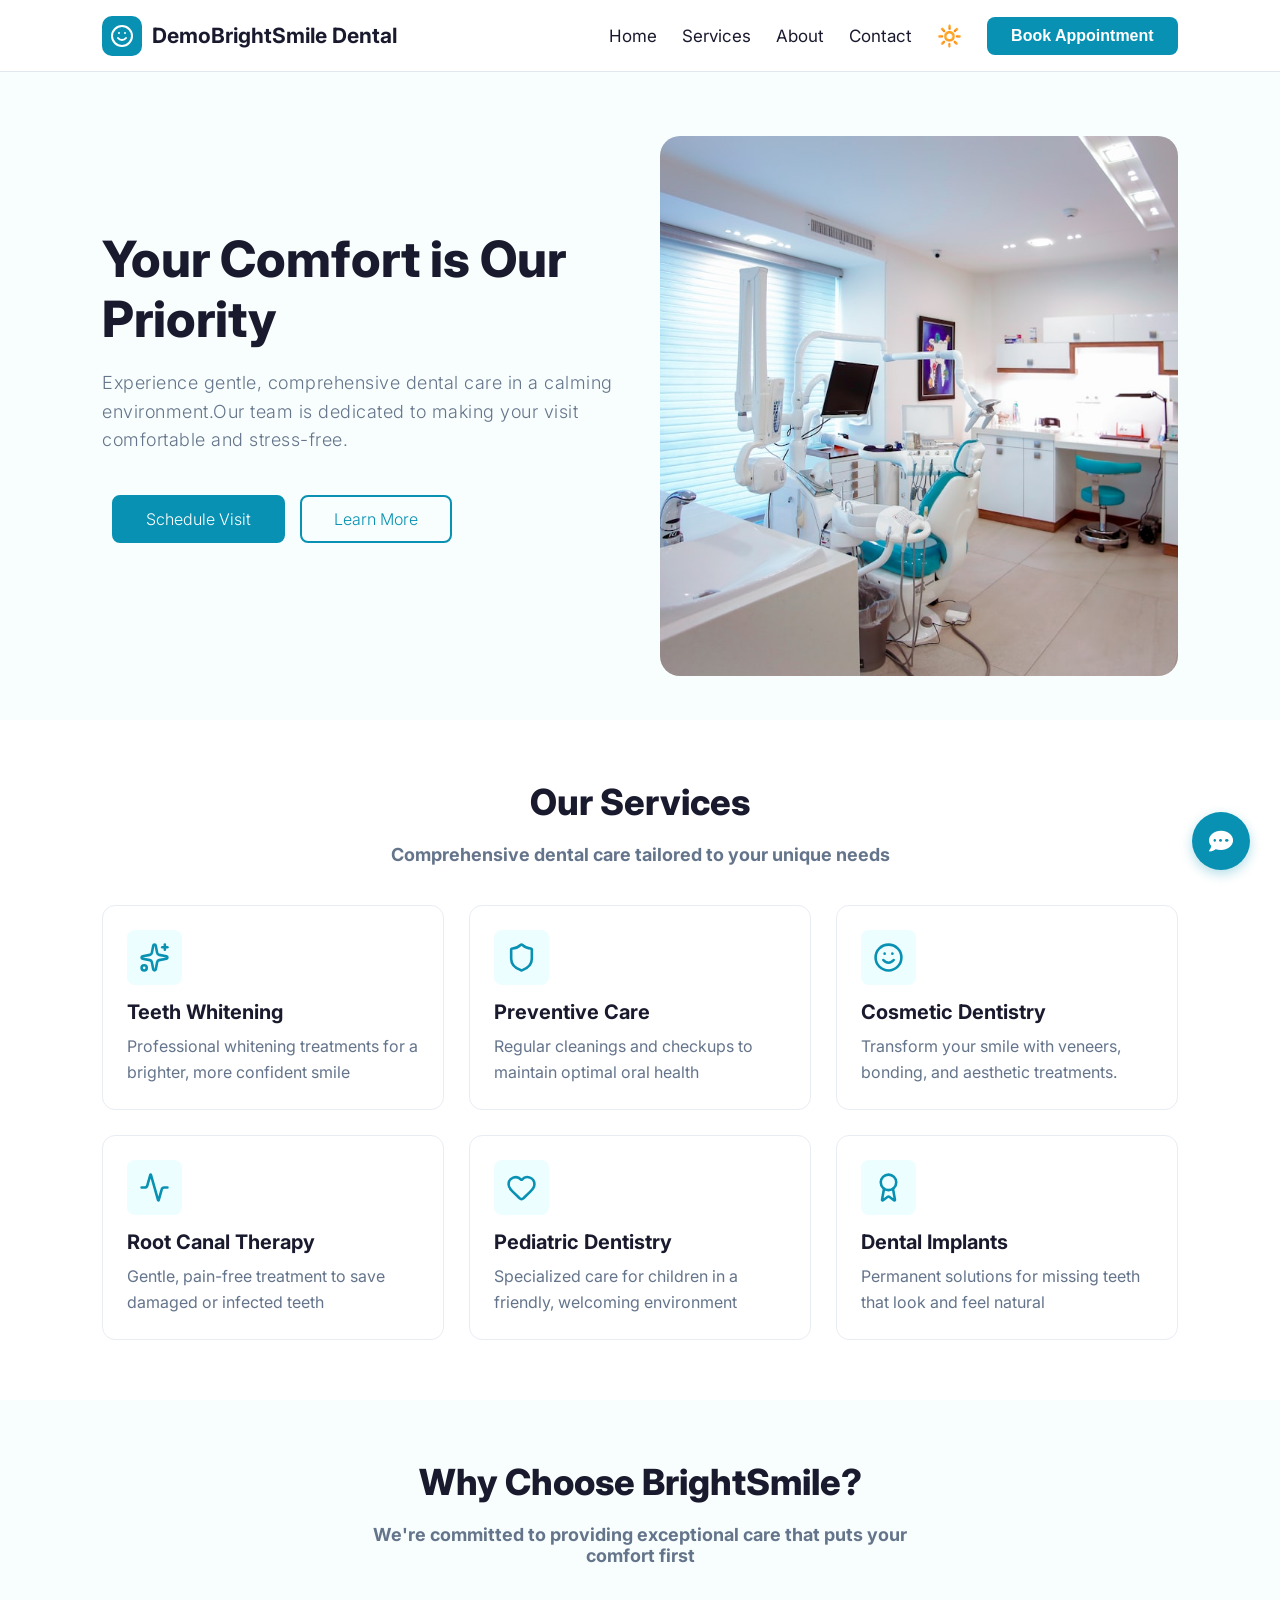
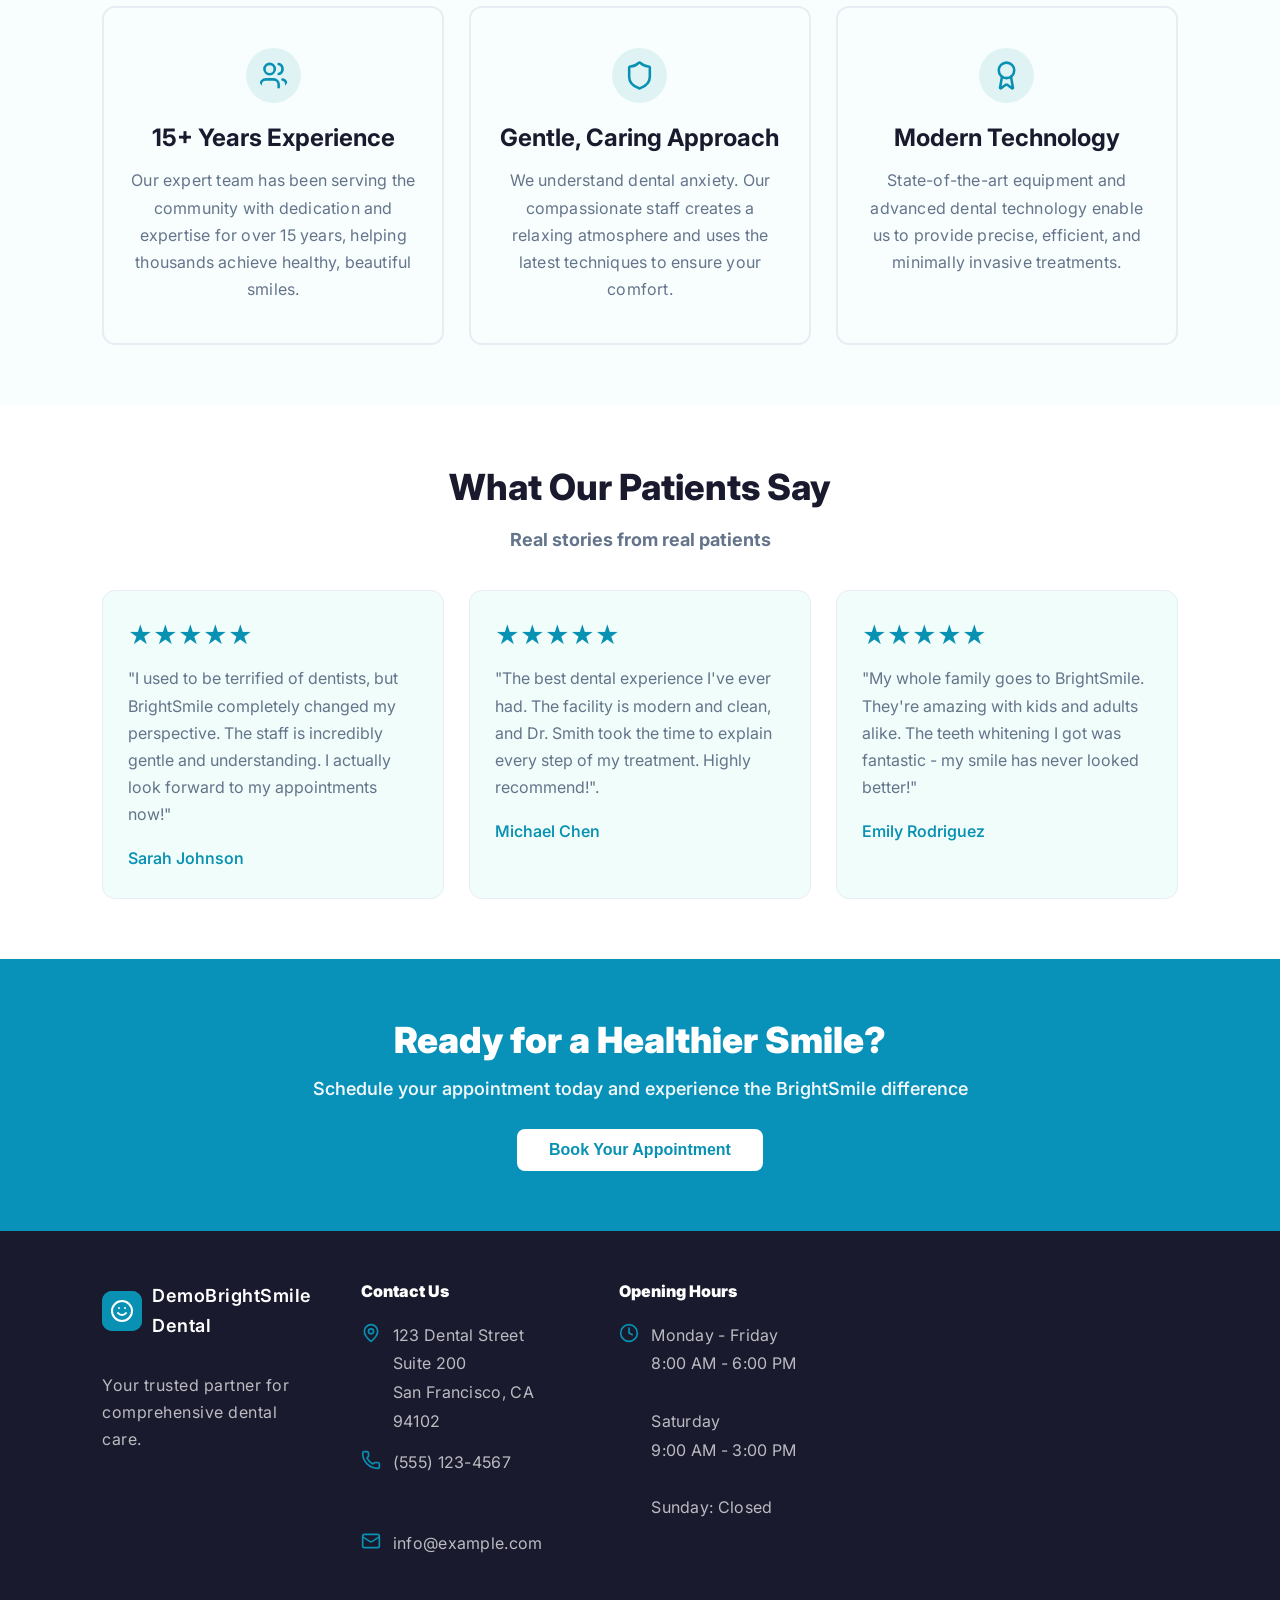
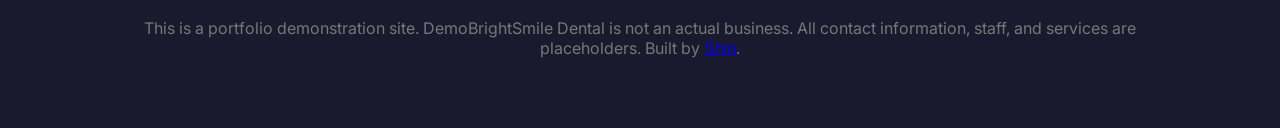
<file: index.html>
<!DOCTYPE html>
<html lang="en">

<head>
    <meta charset="UTF-8">
    <meta name="viewport" content="width=device-width, initial-scale=1.0">
    <title>Dental clinic</title>
    <link rel="stylesheet" href="style.css">
    <link href="https://fonts.googleapis.com/css2?family=Inter:wght@400;500;600;700;800&display=swap" rel="stylesheet">
    <link rel="stylesheet" href="https://cdnjs.cloudflare.com/ajax/libs/font-awesome/6.5.0/css/all.min.css">
</head>

<body>
    <div class="herosection" id="herosection">
        <nav>
            <div class="bsdi">
                <svg xmlns="http://www.w3.org/2000/svg" viewBox="0 0 24 24" fill="none" stroke="currentColor"
                    stroke-width="2" stroke-linecap="round" stroke-linejoin="round"
                    class="lucide lucide-smile-icon lucide-smile">
                    <circle cx="12" cy="12" r="10" />
                    <path d="M8 14s1.5 2 4 2 4-2 4-2" />
                    <line x1="9" x2="9.01" y1="9" y2="9" />
                    <line x1="15" x2="15.01" y1="9" y2="9" />
                </svg>
                <a href="#" class="bsd">DemoBrightSmile Dental</a>
            </div>
            <div class="nightmode">
                <button class="moonphn" id="moonphn">🔆</button>
                <button class="hamburger" onclick="toggleMenu()">
                    <span></span>
                    <span></span>
                    <span></span>
                </button>
            </div>
            <span class="rest">
                <a href="#herosection" class="home">Home</a>
                <a href="#service" class="service">Services</a>
                <a href="#footer" class="about">About</a>
                <a href="contact.html" class="contact">Contact</a>
                <button id="darkToggle" class="moon" style="border: none; background:none; font-size: 20px;">🔆</button>
                <a href="booking.html"><button class="ba" style="margin-top: 0%;">Book Appointment</button></a>
            </span>
        </nav>
        <div class="hero" id="hero">
            <div class="copybuttons">
                <div class="copy">
                    <h1>Your Comfort is Our Priority</h1>
                    <span class="h4">
                        <p>Experience gentle, comprehensive dental care in a calming environment.Our team is dedicated
                            to
                            making
                            your visit comfortable and stress-free.</p>
                    </span>
                    <div class="buttons">
                        <button class="sv"><a href="booking.html">Schedule Visit</a></button>
                        <button class="lm">Learn More</button>
                    </div>
                </div>
            </div>
            <img src="hero.jpeg" class="heroimage">
        </div>
    </div>
    <div class="servicesection" id="service">
        <h2 class="h2">Our Services</h2>
        <h3 class="h3">Comprehensive dental care tailored to your unique needs</h3>
        <div class="services">

            <div class="servicei">
                <div class="icons"><svg xmlns="http://www.w3.org/2000/svg" width="24" height="24" viewBox="0 0 24 24"
                        fill="none" stroke="currentColor" stroke-width="2" stroke-linecap="round"
                        stroke-linejoin="round" class="lucide lucide-sparkles-icon lucide-sparkles">
                        <path
                            d="M11.017 2.814a1 1 0 0 1 1.966 0l1.051 5.558a2 2 0 0 0 1.594 1.594l5.558 1.051a1 1 0 0 1 0 1.966l-5.558 1.051a2 2 0 0 0-1.594 1.594l-1.051 5.558a1 1 0 0 1-1.966 0l-1.051-5.558a2 2 0 0 0-1.594-1.594l-5.558-1.051a1 1 0 0 1 0-1.966l5.558-1.051a2 2 0 0 0 1.594-1.594z" />
                        <path d="M20 2v4" />
                        <path d="M22 4h-4" />
                        <circle cx="4" cy="20" r="2" />
                    </svg></div>
                <div class="title">Teeth Whitening</div>
                <div class="des">Professional whitening treatments for a brighter, more confident smile</div>
            </div>

            <div class="servicei">
                <div class="icons"><svg xmlns="http://www.w3.org/2000/svg" width="24" height="24" viewBox="0 0 24 24"
                        fill="none" stroke="currentColor" stroke-width="2" stroke-linecap="round"
                        stroke-linejoin="round" class="lucide lucide-shield-icon lucide-shield">
                        <path
                            d="M20 13c0 5-3.5 7.5-7.66 8.95a1 1 0 0 1-.67-.01C7.5 20.5 4 18 4 13V6a1 1 0 0 1 1-1c2 0 4.5-1.2 6.24-2.72a1.17 1.17 0 0 1 1.52 0C14.51 3.81 17 5 19 5a1 1 0 0 1 1 1z" />
                    </svg></div>
                <div class="title">Preventive Care</div>
                <div class="des">Regular cleanings and checkups to maintain optimal oral health</div>
            </div>


            <div class="servicei">
                <div class="icons"><svg xmlns="http://www.w3.org/2000/svg" width="24" height="24" viewBox="0 0 24 24"
                        fill="none" stroke="currentColor" stroke-width="2" stroke-linecap="round"
                        stroke-linejoin="round" class="lucide lucide-smile-icon lucide-smiles">
                        <circle cx="12" cy="12" r="10" />
                        <path d="M8 14s1.5 2 4 2 4-2 4-2" />
                        <line x1="9" x2="9.01" y1="9" y2="9" />
                        <line x1="15" x2="15.01" y1="9" y2="9" />
                    </svg></div>
                <div class="title">Cosmetic Dentistry</div>
                <div class="des">Transform your smile with veneers, bonding, and aesthetic treatments.</div>
            </div>

            <div class="servicei">
                <div class="icons"><svg xmlns="http://www.w3.org/2000/svg" width="24" height="24" viewBox="0 0 24 24"
                        fill="none" stroke="currentColor" stroke-width="2" stroke-linecap="round"
                        stroke-linejoin="round" class="lucide lucide-activity-icon lucide-activity">
                        <path
                            d="M22 12h-2.48a2 2 0 0 0-1.93 1.46l-2.35 8.36a.25.25 0 0 1-.48 0L9.24 2.18a.25.25 0 0 0-.48 0l-2.35 8.36A2 2 0 0 1 4.49 12H2" />
                    </svg></div>
                <div class="title">Root Canal Therapy</div>
                <div class="des">Gentle, pain-free treatment to save damaged or infected teeth</div>
            </div>


            <div class="servicei">
                <div class="icons"><svg xmlns="http://www.w3.org/2000/svg" width="24" height="24" viewBox="0 0 24 24"
                        fill="none" stroke="currentColor" stroke-width="2" stroke-linecap="round"
                        stroke-linejoin="round" class="lucide lucide-heart-icon lucide-heart">
                        <path
                            d="M2 9.5a5.5 5.5 0 0 1 9.591-3.676.56.56 0 0 0 .818 0A5.49 5.49 0 0 1 22 9.5c0 2.29-1.5 4-3 5.5l-5.492 5.313a2 2 0 0 1-3 .019L5 15c-1.5-1.5-3-3.2-3-5.5" />
                    </svg></div>
                <div class="title">Pediatric Dentistry</div>
                <div class="des">Specialized care for children in a friendly, welcoming environment</div>
            </div>


            <div class="servicei">
                <div class="icons"><svg xmlns="http://www.w3.org/2000/svg" width="24" height="24" viewBox="0 0 24 24"
                        fill="none" stroke="currentColor" stroke-width="2" stroke-linecap="round"
                        stroke-linejoin="round" class="lucide lucide-award-icon lucide-award">
                        <path
                            d="m15.477 12.89 1.515 8.526a.5.5 0 0 1-.81.47l-3.58-2.687a1 1 0 0 0-1.197 0l-3.586 2.686a.5.5 0 0 1-.81-.469l1.514-8.526" />
                        <circle cx="12" cy="8" r="6" />
                    </svg></div>
                <div class="title">Dental Implants</div>
                <div class="des">Permanent solutions for missing teeth that look and feel natural</div>
            </div>

        </div>
    </div>
    <div class="why-choose-us">
        <h2 class="h2wcu">Why Choose BrightSmile?</h2>
        <h3 class="h3wcu">We're committed to providing exceptional care that puts your comfort first</h3>
        <div class="serviceswcu">

            <div class="wcu">
                <div class="iconswcu"><svg xmlns="http://www.w3.org/2000/svg" width="24" height="24" viewBox="0 0 24 24"
                        fill="none" stroke="currentColor" stroke-width="2" stroke-linecap="round"
                        stroke-linejoin="round" class="lucide lucide-users-icon lucide-userswcu">
                        <path d="M16 21v-2a4 4 0 0 0-4-4H6a4 4 0 0 0-4 4v2" />
                        <path d="M16 3.128a4 4 0 0 1 0 7.744" />
                        <path d="M22 21v-2a4 4 0 0 0-3-3.87" />
                        <circle cx="9" cy="7" r="4" />
                    </svg></div>
                <div class="titlewcu">15+ Years Experience</div>
                <div class="deswcu">Our expert team has been serving the community with dedication and expertise for
                    over 15 years, helping thousands achieve healthy, beautiful smiles.</div>
            </div>

            <div class="wcu">
                <div class="iconswcu"><svg xmlns="http://www.w3.org/2000/svg" width="24" height="24" viewBox="0 0 24 24"
                        fill="none" stroke="currentColor" stroke-width="2" stroke-linecap="round"
                        stroke-linejoin="round" class="lucide lucide-shield-icon lucide-heartwcu">
                        <path
                            d="M20 13c0 5-3.5 7.5-7.66 8.95a1 1 0 0 1-.67-.01C7.5 20.5 4 18 4 13V6a1 1 0 0 1 1-1c2 0 4.5-1.2 6.24-2.72a1.17 1.17 0 0 1 1.52 0C14.51 3.81 17 5 19 5a1 1 0 0 1 1 1z" />
                    </svg></div>
                <div class="titlewcu">Gentle, Caring Approach</div>
                <div class="deswcu">We understand dental anxiety. Our compassionate staff creates a relaxing atmosphere
                    and uses the latest techniques to ensure your comfort.</div>
            </div>


            <div class="wcu">
                <div class="iconswcu"><svg xmlns="http://www.w3.org/2000/svg" width="24" height="24" viewBox="0 0 24 24"
                        fill="none" stroke="currentColor" stroke-width="2" stroke-linecap="round"
                        stroke-linejoin="round" class="lucide lucide-award-icon lucide-awardwcu">
                        <path
                            d="m15.477 12.89 1.515 8.526a.5.5 0 0 1-.81.47l-3.58-2.687a1 1 0 0 0-1.197 0l-3.586 2.686a.5.5 0 0 1-.81-.469l1.514-8.526" />
                        <circle cx="12" cy="8" r="6" />
                    </svg></div>
                <div class="titlewcu">Modern Technology</div>
                <div class="deswcu">State-of-the-art equipment and advanced dental technology enable us to provide
                    precise, efficient, and minimally invasive treatments.</div>
            </div>
        </div>
    </div>

    <div class="whatpatientssay">
        <h2 class="h2wops">What Our Patients Say</h2>
        <h3 class="h3wops">Real stories from real patients</h3>
        <div class="serviceswops">

            <div class="wops">
                <div class="stars">★★★★★</div>
                <div class="deswops">"I used to be terrified of dentists, but BrightSmile completely changed my
                    perspective. The staff is incredibly gentle and understanding. I actually look forward to my
                    appointments now!"</div>
                <div class="namewops">Sarah Johnson</div>
            </div>

            <div class="wops">
                <div class="stars">★★★★★</div>
                <div class="deswops">"The best dental experience I've ever had. The facility is modern and clean, and
                    Dr. Smith took the time to explain every step of my treatment. Highly recommend!".</div>
                <div class="namewops">Michael Chen</div>
            </div>


            <div class="wops">
                <div class="stars">★★★★★</div>
                <div class="deswops">"My whole family goes to BrightSmile. They're amazing with kids and adults alike.
                    The teeth whitening I got was fantastic - my smile has never looked better!"</div>
                <div class="namewops">Emily Rodriguez</div>
            </div>
        </div>
    </div>
    <div class="ready">
        <h5>Ready for a Healthier Smile?</h5>
        <h6>Schedule your appointment today and experience the BrightSmile difference</h6>
        <button class="rebutton"><a href="booking.html">Book Your Appointment</a></button>
    </div>
    <div class="footer" id="footer">

        <div class="footers">
            <div class="f1">
                <div class="footern">
                    <div class="footern1"><svg xmlns="http://www.w3.org/2000/svg" viewBox="0 0 24 24" fill="none"
                            stroke="currentColor" stroke-width="2" stroke-linecap="round" stroke-linejoin="round"
                            class="lucide lucide-smile-icon lucide-smile">
                            <circle cx="12" cy="12" r="10" />
                            <path d="M8 14s1.5 2 4 2 4-2 4-2" />
                            <line x1="9" x2="9.01" y1="9" y2="9" />
                            <line x1="15" x2="15.01" y1="9" y2="9" />
                        </svg></div>
                    <div class="footern2">DemoBrightSmile Dental</div>
                </div>
                Your trusted partner for comprehensive dental care.
            </div>
            <div class="f2">
                <div class="hfooter">Contact Us</div>
                <div class="fd">

                    <div class="map">
                        <div class="iconf"><svg xmlns="http://www.w3.org/2000/svg" width="20" height="20"
                                viewBox="0 0 24 24" fill="none" stroke="#0891B2" stroke-width="2" stroke-linecap="round"
                                stroke-linejoin="round" class="lucide lucide-map-pin-icon lucide-map-pin">
                                <path
                                    d="M20 10c0 4.993-5.539 10.193-7.399 11.799a1 1 0 0 1-1.202 0C9.539 20.193 4 14.993 4 10a8 8 0 0 1 16 0" />
                                <circle cx="12" cy="10" r="3" />
                            </svg></div>
                        123 Dental Street <br>
                        Suite 200 <br>
                        San Francisco, CA 94102
                    </div>
                    <div class="phone">
                        <div class="iphone"><svg xmlns="http://www.w3.org/2000/svg" width="20" height="20"
                                viewBox="0 0 24 24" fill="none" stroke="#0891B2" stroke-width="2" stroke-linecap="round"
                                stroke-linejoin="round" class="lucide lucide-phone-icon lucide-phone">
                                <path
                                    d="M13.832 16.568a1 1 0 0 0 1.213-.303l.355-.465A2 2 0 0 1 17 15h3a2 2 0 0 1 2 2v3a2 2 0 0 1-2 2A18 18 0 0 1 2 4a2 2 0 0 1 2-2h3a2 2 0 0 1 2 2v3a2 2 0 0 1-.8 1.6l-.468.351a1 1 0 0 0-.292 1.233 14 14 0 0 0 6.392 6.384" />
                            </svg></div>
                        (555) 123-4567
                    </div>
                    <br>
                    <div class="mail">
                        <div class="imail"><svg xmlns="http://www.w3.org/2000/svg" width="20" height="20"
                                viewBox="0 0 24 24" fill="none" stroke="#0891B2" stroke-width="2" stroke-linecap="round"
                                stroke-linejoin="round" class="lucide lucide-mail-icon lucide-mail">
                                <path d="m22 7-8.991 5.727a2 2 0 0 1-2.009 0L2 7" />
                                <rect x="2" y="4" width="20" height="16" rx="2" />
                            </svg></div>
                        info@example.com
                    </div>
                </div>
            </div>
            <div class="f3">
                <div class="hfooter">Opening Hours</div>
                <div class="fd">
                    <div class="clock">
                        <div class="iclock"><svg xmlns="http://www.w3.org/2000/svg" width="20" height="20"
                                viewBox="0 0 24 24" fill="none" stroke="currentColor" stroke-width="2"
                                stroke-linecap="round" stroke-linejoin="round"
                                class="lucide lucide-clock-icon lucide-clock">
                                <circle cx="12" cy="12" r="10" />
                                <path d="M12 6v6l4 2" />
                            </svg></div>
                        Monday - Friday <br>
                        8:00 AM - 6:00 PM <br>
                        <br>
                        Saturday <br>
                        9:00 AM - 3:00 PM <br>
                        <br>
                        Sunday: Closed
                    </div>
                </div>
            </div>
            <div class="maps"><iframe
                    src="https://www.google.com/maps/embed?pb=!1m18!1m12!1m3!1d3153.3338748750325!2d-122.4278669857624!3d37.78221459071182!2m3!1f0!2f0!3f0!3m2!1i1024!2i768!4f13.1!3m3!1m2!1s0x808580bd0b7fae2d%3A0xaad16049ae0b1ed!2sJefferson%20Square%20Park!5e0!3m2!1sen!2sbd!4v1777273277188!5m2!1sen!2sbd"
                    style="border:0;" allowfullscreen="" loading="lazy"
                    referrerpolicy="no-referrer-when-downgrade"></iframe>
            </div>
        </div>
        <div class="disclaimer" style="font-size: 16px; color: #777; text-align: center; padding: 20px;">
        This is a portfolio demonstration site. DemoBrightSmile Dental is not an actual business. 
        All contact information, staff, and services are placeholders. 
        Built by <a href="https://github.com/shint24">Shin</a>.
        </div>
    </div>
</body>
<script src="script.js"></script>
    <!-- Chatbot Bubble -->
<div class="chat-bubble" id="chatBubble" onclick="toggleChat()">
    <i class="fa-solid fa-comment-dots"></i>
</div> 

<!-- Chat Window -->
<div class="chat-window" id="chatWindow">
    <div class="chat-header">
        <span class="chat-title">Dental Assistant </span> <!-- Customise message -->
        <button class="chat-close" onclick="toggleChat()">
            <i class="fa-solid fa-xmark"></i>
        </button>
    </div>
    <div class="chat-messages" id="chatMessages">
    <div class="chat-msg assistant">
        Welcome to BrightSmile! I'm here to make things easy for you. Ask me about our services, hours, or booking! What can I help you with today?(This is a testing chatbot. Don't share real personal info.) <!--customise message with their assistant name--> 
    </div>
    </div>
    <div class="chat-input-area">
        <input
            type="text"
            id="chatInput"
            class="chat-input"
            placeholder="Type a message..."
            onkeydown="handleKey(event)"
        />
        <button class="chat-send" onclick="sendMessage()">
            <i class="fa-solid fa-paper-plane"></i>
        </button>
    </div>
    <div class="alert">AI assistant may occasionally be inaccurate.This is a testing chatbot. Don't share real personal info.</div> <!-- Customise -->
</div>
<script>
    
const BACKEND_URL = 'https://dentalsite-backend.onrender.com';

function toggleChat() {
    const chatWindow = document.getElementById('chatWindow');
    chatWindow.classList.toggle('open');
    
    if (chatWindow.classList.contains('open')) {
        loadHistory();
    }
}

function addMessage(role, content) {
    const chatMessages = document.getElementById('chatMessages');
    const div = document.createElement('div');
    div.className = `chat-msg ${role}`;
    div.textContent = content;   
    chatMessages.appendChild(div);
    
    chatMessages.scrollTop = chatMessages.scrollHeight;
}

function showTypingIndicator() {
    const chatMessages = document.getElementById('chatMessages');
    const div = document.createElement('div');
    div.className = 'chat-msg assistant typing-indicator';
    div.id = 'typingIndicator';
    div.innerHTML = '<span></span><span></span><span></span>';
    chatMessages.appendChild(div);
    chatMessages.scrollTop = chatMessages.scrollHeight;
}

function hideTypingIndicator() {
    const indicator = document.getElementById('typingIndicator');
    if (indicator) {
        indicator.remove();
    }
}

async function loadHistory() {
    try {
        const res = await fetch(`${BACKEND_URL}/history`, {
            credentials: 'include'
        });
        const data = await res.json();
        
        if (data.messages.length > 0) {
            const chatMessages = document.getElementById('chatMessages');
            chatMessages.innerHTML = '';
            data.messages.forEach(msg => addMessage(msg.role, msg.content));
        }
    } catch (err) {
        console.error('Could not load history:', err);
    }
}

async function sendMessage() {
    const input = document.getElementById('chatInput');
    const text = input.value.trim();
    if (!text) return;
    
    addMessage('user', text);
    input.value = '';
    
    // Show typing indicator
    showTypingIndicator();
    
    try {
        const res = await fetch(`${BACKEND_URL}/chat`, {
            method: 'POST',
            headers: {'Content-Type': 'application/json'},
            credentials: 'include',
            body: JSON.stringify({message: text})
        });
        const data = await res.json();
        
        hideTypingIndicator();
        
        if (!res.ok || data.error) {
            addMessage('assistant', data.error || 'Something went wrong. Please try again.');
            return;
        }
        
        addMessage('assistant', data.response);
        
    } catch (err) {
        hideTypingIndicator();
        console.error('Send failed:', err);
        addMessage('assistant', 'Could not reach the server. Please check your connection.');
    }
}

function handleKey(event) {
    if (event.key === 'Enter') {
        sendMessage();
    }
}
</script>
</html>
</file>
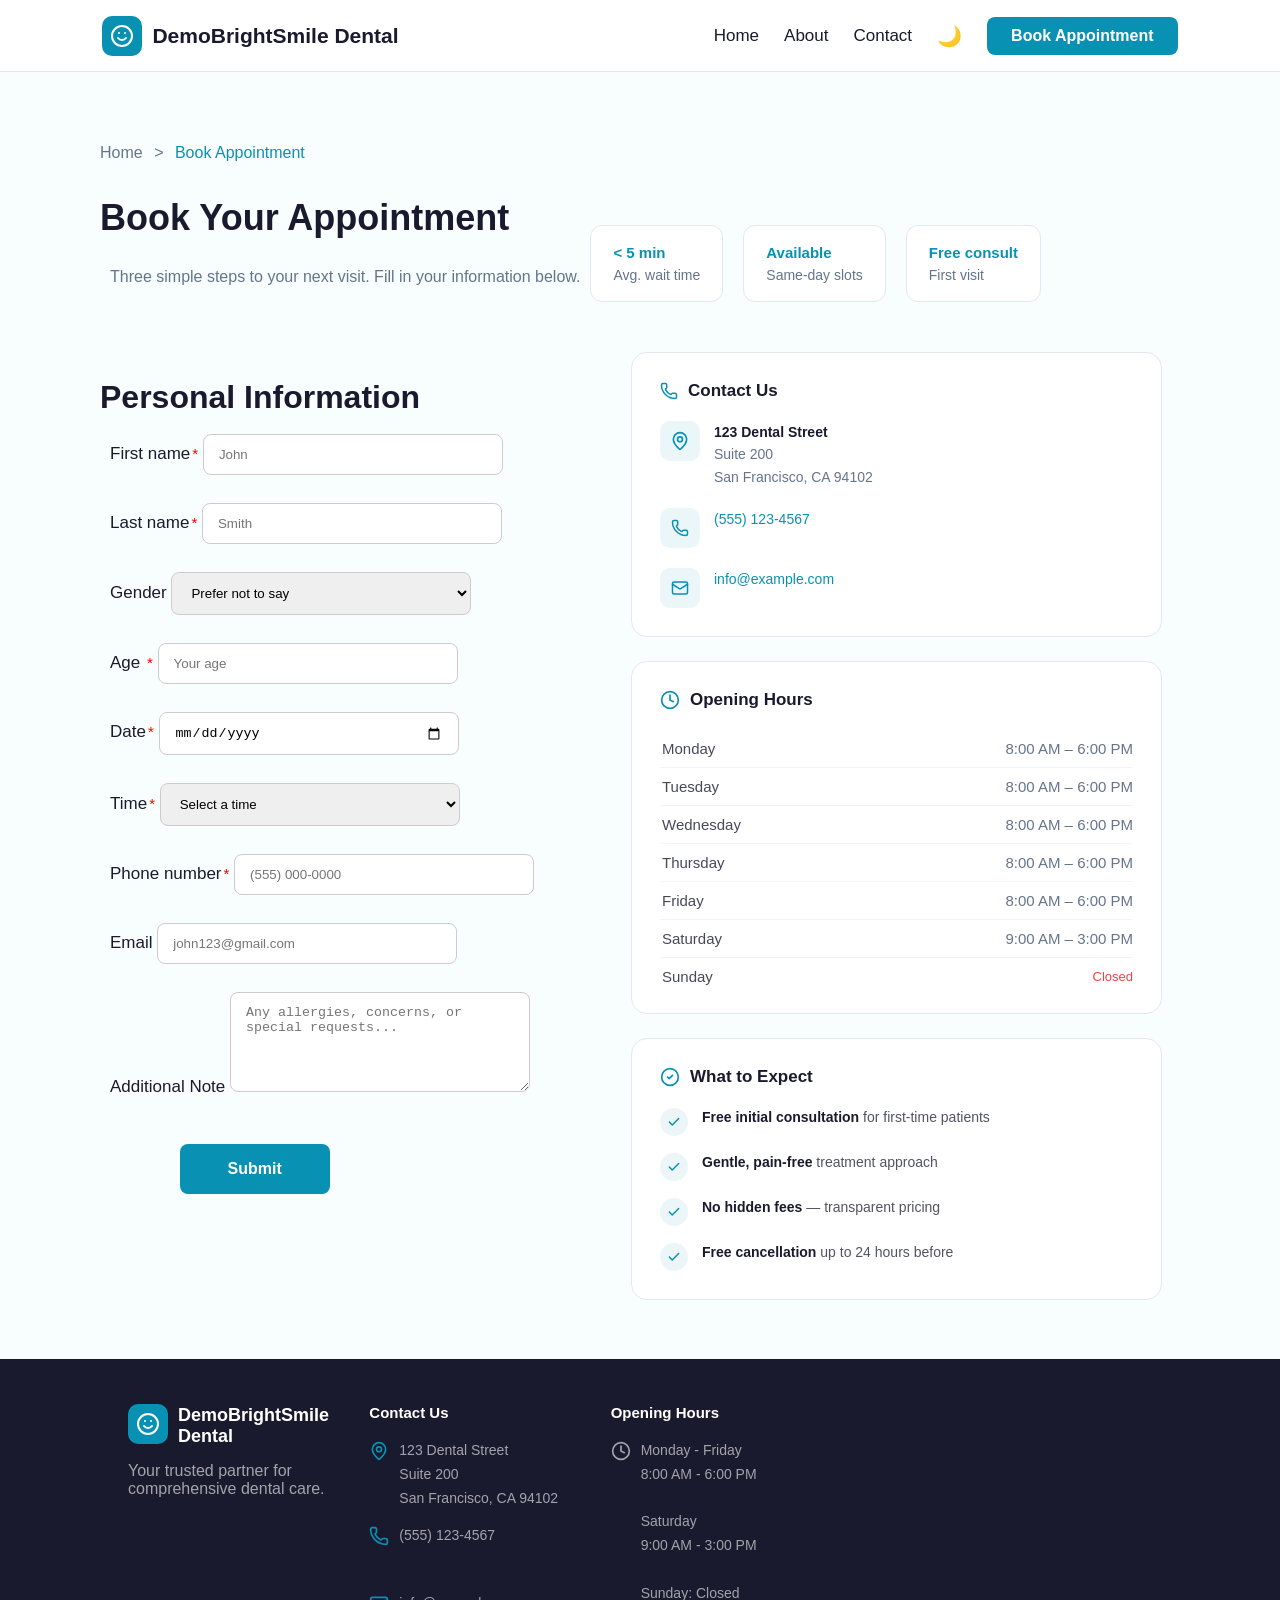
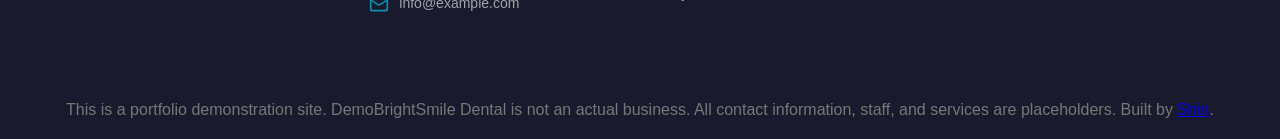
<file: booking.html>
<!DOCTYPE html>
<html lang="en">

<head>
    <meta charset="UTF-8">
    <meta name="viewport" content="width=device-width, initial-scale=1.0">
    <title>Dental clinic booking</title>
    <link rel="stylesheet" href="booking.css">
</head>

<body>

    <div class="midsection">
        <nav>
            <div class="bsdi">
                <svg xmlns="http://www.w3.org/2000/svg" viewBox="0 0 24 24" fill="none" stroke="currentColor"
                    stroke-width="2" stroke-linecap="round" stroke-linejoin="round"
                    class="lucide lucide-smile-icon lucide-smile">
                    <circle cx="12" cy="12" r="10" />
                    <path d="M8 14s1.5 2 4 2 4-2 4-2" />
                    <line x1="9" x2="9.01" y1="9" y2="9" />
                    <line x1="15" x2="15.01" y1="9" y2="9" />
                </svg>
                <a href="#" class="bsd">DemoBrightSmile Dental</a>
            </div>
            <div class="nightmode">
                <button class="moonphn" id="moonphn">🌙</button>
                <button class="hamburger" onclick="toggleMenu()">
                    <span></span>
                    <span></span>
                    <span></span>
                </button>
            </div>
            <span class="rest">
                <a href="index.html" class="home">Home</a>
                <a href="#footer" class="about">About</a>
                <a href="contact.html" class="contact">Contact</a>
                <button id="darkToggle" class="moon" style="border: none; background:none; font-size: 20px;">🌙</button>
                <a href="booking.html"><button class="ba" style="margin-top: 0%;">Book Appointment</button></a>
            </span>
        </nav>

        <div class="current">
            <a href="index.html">Home</a>
            <span style="font-size: 16px; padding: 0 5px; color: rgba(100, 116, 139, 1);"> ></span>
            <span style="color: rgba(8, 145, 178, 1); font-weight: 500; font-size: 16px;">Book Appointment</span>
        </div>

        <div class="top">
            <div class="topb">
                <h1>Book Your Appointment</h1>
                <p>Three simple steps to your next visit. Fill in your information below.</p>
            </div>
            <div class="benefits">
                <div class="bi">
                    <div class="highlights">
                        < 5 min</div>
                            Avg. wait time
                    </div>
                    <div class="bi">
                        <div class="highlights">Available</div>
                        Same-day slots
                    </div>
                    <div class="bi">
                        <div class="highlights">Free consult</div>
                        First visit
                    </div>
                </div>
            </div>

            <div class="grid">
                <div class="forms">
                    <form action="https://api.web3forms.com/submit" method="POST">
                      <input type="hidden" name="access_key" value="92627dc8-d3bb-4d92-828b-9713c12c6e9e">
                        <h1>Personal Information</h1>
                        <p>
                            <label type="name" for="Name">First name<span style="color: red;">*</span></label>
                            <input type="text" id="Name" name="Name" placeholder="John">
                        </p>
                        <p>
                            <label type="surname" for="surname">Last name<span style="color: red;">*</span></label>
                            <input type="text" id="surname" name="surname" placeholder="Smith">
                        </p>
                        <p><label>Gender</label>
                            <select name="gender">
                                <option value="">Prefer not to say</option>
                                <option value="male">Male</option>
                                <option value="female">Female</option>
                            </select>
                        </p>
                        <p>
                            <label>Age <span style="color: red;">*</span></label>
                            <input type="number" name="age" min="1" max="120" placeholder="Your age">
                        </p>
                        <p>
                            <label for="Date">Date<span style="color: red;">*</span></label>
                            <input type="date" id="date" name="date" placeholder="Daveson">
                        </p>

                        <p>
                            <label for="Time">Time<span style="color: red;">*</span></label>
                            <select id="time" name="time">
                                <option value="" disabled selected>Select a time</option>
                                <option value="08:00">08:00 AM</option>
                                <option value="08:30">08:30 AM</option>
                                <option value="09:00">09:00 AM</option>
                                <option value="09:30">09:30 AM</option>
                                <option value="10:00">10:00 AM</option>
                                <option value="10:30">10:30 AM</option>
                                <option value="11:00">11:00 AM</option>
                                <option value="11:30">11:30 AM</option>
                                <option value="12:00">12:00 PM</option>
                                <option value="12:30">12:30 PM</option>
                                <option value="13:00">01:00 PM</option>
                                <option value="13:30">01:30 PM</option>
                                <option value="14:00">02:00 PM</option>
                                <option value="14:30">02:30 PM</option>
                                <option value="15:00">03:00 PM</option>
                                <option value="15:30">03:30 PM</option>
                                <option value="16:00">04:00 PM</option>
                                <option value="16:30">04:30 PM</option>
                                <option value="17:00">05:00 PM</option>
                                <option value="17:30">05:30 PM</option>
                                <option value="18:00">06:00 PM</option>
                                <option value="18:30">06:30 PM</option>
                            </select>
                        </p>

                        <p>
                            <label type="number" for="number">Phone number<span style="color: red;">*</span></label>
                            <input type="number" id="number" name="number" placeholder="(555) 000-0000">
                        </p>
                        <p>
                            <label type="email" for="email">Email</label>
                            <input type="email" id="email" name="email" placeholder="john123@gmail.com">
                        </p>
                        <p>
                            <label for="Additional" class="additional">Additional Note</label>
                            <textarea name="Message" id="Additional" name="Additional"
                                placeholder="Any allergies, concerns, or special requests..."></textarea>
                        </p>
                        <div class="button-container">
                            <button class="submit">Submit</button>
                        </div>
                    </form>
                </div>
                <div class="sidebar">
                <div class="sidebar-card">
                    <div class="sidebar-title">
                        <svg width="18" height="18" viewBox="0 0 24 24" fill="none" stroke="currentColor"
                                stroke-width="2" stroke-linecap="round" stroke-linejoin="round">
                                <path d="M13.832 16.568a1 1 0 0 0 1.213-.303l.355-.465A2 2 0 0 1 17 15h3a2 2 0 0 1 2 2v3a2 2 0 0 1-2 2A18 18 0 0 1 2 4a2 2 0 0 1 2-2h3a2 2 0 0 1 2 2v3a2 2 0 0 1-.8 1.6l-.468.351a1 1 0 0 0-.292 1.233 14 14 0 0 0 6.392 6.384" />
                            </svg>
                        Contact Us
                    </div>
                    <div class="contact-item">
                        <div class="contact-icon">
                           <svg xmlns="http://www.w3.org/2000/svg" width="20" height="20"
                                viewBox="0 0 24 24" fill="none" stroke="#0891B2" stroke-width="2" stroke-linecap="round"
                                stroke-linejoin="round" class="lucide lucide-map-pin-icon lucide-map-pin">
                                <path
                                    d="M20 10c0 4.993-5.539 10.193-7.399 11.799a1 1 0 0 1-1.202 0C9.539 20.193 4 14.993 4 10a8 8 0 0 1 16 0" />
                                <circle cx="12" cy="10" r="3" />
                            </svg>
                        </div>
                        <div class="contact-text">
                            <strong>123 Dental Street</strong><br>
                            Suite 200<br>
                            San Francisco, CA 94102
                        </div>
                    </div>
                    <div class="contact-item">
                        <div class="contact-icon">
                            <svg width="18" height="18" viewBox="0 0 24 24" fill="none" stroke="currentColor"
                                stroke-width="2" stroke-linecap="round" stroke-linejoin="round">
                                <path d="M13.832 16.568a1 1 0 0 0 1.213-.303l.355-.465A2 2 0 0 1 17 15h3a2 2 0 0 1 2 2v3a2 2 0 0 1-2 2A18 18 0 0 1 2 4a2 2 0 0 1 2-2h3a2 2 0 0 1 2 2v3a2 2 0 0 1-.8 1.6l-.468.351a1 1 0 0 0-.292 1.233 14 14 0 0 0 6.392 6.384" />
                            </svg>
                        </div>
                        <div class="contact-text">
                            <a href="tel:5551234567">(555) 123-4567</a>
                        </div>
                    </div>
                    <div class="contact-item">
                        <div class="contact-icon">
                            <svg width="18" height="18" viewBox="0 0 24 24" fill="none" stroke="currentColor"
                                stroke-width="2" stroke-linecap="round" stroke-linejoin="round">
                                <path d="m22 7-8.991 5.727a2 2 0 0 1-2.009 0L2 7" />
                                <rect x="2" y="4" width="20" height="16" rx="2" />
                            </svg>
                        </div>
                        <div class="contact-text">
                            <a href="mailto:info@example.com">info@example.com</a>
                        </div>
                    </div>
                </div>

                    <div class="sidebar-card">
                        <div class="sidebar-title">
                            <svg width="20" height="20" viewBox="0 0 24 24" fill="none" stroke="currentColor"
                                stroke-width="2" stroke-linecap="round" stroke-linejoin="round">
                                <circle cx="12" cy="12" r="10" />
                                <path d="M12 6v6l4 2" />
                            </svg>
                            Opening Hours
                        </div>
                        <div class="hours-row">
                            <span class="hours-day">Monday</span>
                            <span class="hours-time">8:00 AM – 6:00 PM</span>
                        </div>
                        <div class="hours-row">
                            <span class="hours-day">Tuesday</span>
                            <span class="hours-time">8:00 AM – 6:00 PM</span>
                        </div>
                        <div class="hours-row">
                            <span class="hours-day">Wednesday</span>
                            <span class="hours-time">8:00 AM – 6:00 PM</span>
                        </div>
                        <div class="hours-row">
                            <span class="hours-day">Thursday</span>
                            <span class="hours-time">8:00 AM – 6:00 PM</span>
                        </div>
                        <div class="hours-row">
                            <span class="hours-day">Friday</span>
                            <span class="hours-time">8:00 AM – 6:00 PM</span>
                        </div>
                        <div class="hours-row">
                            <span class="hours-day">Saturday</span>
                            <span class="hours-time">9:00 AM – 3:00 PM</span>
                        </div>
                        <div class="hours-row">
                            <span class="hours-day">Sunday</span>
                            <span class="hours-closed">Closed</span>
                        </div>
                    </div>
                    <div class="sidebar-card">
                        <div class="sidebar-title">
                            <svg width="20" height="20" viewBox="0 0 24 24" fill="none" stroke="currentColor"
                                stroke-width="2" stroke-linecap="round" stroke-linejoin="round">
                                <path d="M12 22c5.523 0 10-4.477 10-10S17.523 2 12 2 2 6.477 2 12s4.477 10 10 10z" />
                                <path d="m9 12 2 2 4-4" />
                            </svg>
                            What to Expect
                        </div>
                        <div class="expect-item">
                            <div class="expect-icon">
                                <svg width="14" height="14" viewBox="0 0 24 24" fill="none" stroke="currentColor"
                                    stroke-width="2.5" stroke-linecap="round" stroke-linejoin="round">
                                    <path d="M20 6 9 17l-5-5" />
                                </svg>
                            </div>
                            <span class="expect-text"><strong>Free initial consultation</strong> for first-time
                                patients</span>
                        </div>
                        <div class="expect-item">
                            <div class="expect-icon">
                                <svg width="14" height="14" viewBox="0 0 24 24" fill="none" stroke="currentColor"
                                    stroke-width="2.5" stroke-linecap="round" stroke-linejoin="round">
                                    <path d="M20 6 9 17l-5-5" />
                                </svg>
                            </div>
                            <span class="expect-text"><strong>Gentle, pain-free</strong> treatment approach</span>
                        </div>
                        <div class="expect-item">
                            <div class="expect-icon">
                                <svg width="14" height="14" viewBox="0 0 24 24" fill="none" stroke="currentColor"
                                    stroke-width="2.5" stroke-linecap="round" stroke-linejoin="round">
                                    <path d="M20 6 9 17l-5-5" />
                                </svg>
                            </div>
                            <span class="expect-text"><strong>No hidden fees</strong> — transparent pricing</span>
                        </div>
                        <div class="expect-item">
                            <div class="expect-icon">
                                <svg width="14" height="14" viewBox="0 0 24 24" fill="none" stroke="currentColor"
                                    stroke-width="2.5" stroke-linecap="round" stroke-linejoin="round">
                                    <path d="M20 6 9 17l-5-5" />
                                </svg>
                            </div>
                            <span class="expect-text"><strong>Free cancellation</strong> up to 24 hours
                                before</span>
                        </div>
                    </div>
                </div>
            </div>
        </div>
    </div>

      <div class="footer">

        <div class="footers">
            <div class="f1">
                <div class="footern">
                    <div class="footern1"><svg xmlns="http://www.w3.org/2000/svg" viewBox="0 0 24 24" fill="none" stroke="currentColor"
                    stroke-width="2" stroke-linecap="round" stroke-linejoin="round"
                    class="lucide lucide-smile-icon lucide-smile">
                    <circle cx="12" cy="12" r="10" />
                    <path d="M8 14s1.5 2 4 2 4-2 4-2" />
                    <line x1="9" x2="9.01" y1="9" y2="9" />
                    <line x1="15" x2="15.01" y1="9" y2="9" />
                </svg></div>
                    <div class="footern2">DemoBrightSmile Dental</div>
                </div>
                Your trusted partner for comprehensive dental care.
            </div>
            <div class="f2">
                <div class="hfooter">Contact Us</div>
                <div class="fd">

                    <div class="map">
                        <div class="iconf"><svg xmlns="http://www.w3.org/2000/svg" width="20" height="20" viewBox="0 0 24 24" fill="none" stroke="#0891B2" stroke-width="2" stroke-linecap="round" stroke-linejoin="round" class="lucide lucide-map-pin-icon lucide-map-pin"><path d="M20 10c0 4.993-5.539 10.193-7.399 11.799a1 1 0 0 1-1.202 0C9.539 20.193 4 14.993 4 10a8 8 0 0 1 16 0"/><circle cx="12" cy="10" r="3"/></svg></div>
                        123 Dental Street <br>
                        Suite 200 <br>
                        San Francisco, CA 94102
                    </div>
                    <div class="phone">
                        <div class="iphone"><svg xmlns="http://www.w3.org/2000/svg" width="20" height="20" viewBox="0 0 24 24" fill="none" stroke="#0891B2" stroke-width="2" stroke-linecap="round" stroke-linejoin="round" class="lucide lucide-phone-icon lucide-phone"><path d="M13.832 16.568a1 1 0 0 0 1.213-.303l.355-.465A2 2 0 0 1 17 15h3a2 2 0 0 1 2 2v3a2 2 0 0 1-2 2A18 18 0 0 1 2 4a2 2 0 0 1 2-2h3a2 2 0 0 1 2 2v3a2 2 0 0 1-.8 1.6l-.468.351a1 1 0 0 0-.292 1.233 14 14 0 0 0 6.392 6.384"/></svg></div>
                        (555) 123-4567 </div>
                    <br>
                    <div class="mail">
                        <div class="imail"><svg xmlns="http://www.w3.org/2000/svg" width="20" height="20" viewBox="0 0 24 24" fill="none" stroke="#0891B2" stroke-width="2" stroke-linecap="round" stroke-linejoin="round" class="lucide lucide-mail-icon lucide-mail"><path d="m22 7-8.991 5.727a2 2 0 0 1-2.009 0L2 7"/><rect x="2" y="4" width="20" height="16" rx="2"/></svg></div>
                        info@example.com</div>
                </div>
            </div>
            <div class="f3">
                <div class="hfooter">Opening Hours</div>
                <div class="fd">
                    <div class="clock">
                        <div class="iclock"><svg xmlns="http://www.w3.org/2000/svg" width="20" height="20" viewBox="0 0 24 24" fill="none" stroke="currentColor" stroke-width="2" stroke-linecap="round" stroke-linejoin="round" class="lucide lucide-clock-icon lucide-clock"><circle cx="12" cy="12" r="10"/><path d="M12 6v6l4 2"/></svg></div>
                        Monday - Friday <br>
                        8:00 AM - 6:00 PM <br>
                        <br>
                        Saturday <br>
                        9:00 AM - 3:00 PM <br>
                        <br>
                        Sunday: Closed
                    </div>
                </div>
            </div>
            <div class="maps"><iframe
                    src="https://www.google.com/maps/embed?pb=!1m18!1m12!1m3!1d3153.3338748750325!2d-122.4278669857624!3d37.78221459071182!2m3!1f0!2f0!3f0!3m2!1i1024!2i768!4f13.1!3m3!1m2!1s0x808580bd0b7fae2d%3A0xaad16049ae0b1ed!2sJefferson%20Square%20Park!5e0!3m2!1sen!2sbd!4v1777273277188!5m2!1sen!2sbd"
                    style="border:0;" allowfullscreen="" loading="lazy"
                    referrerpolicy="no-referrer-when-downgrade"></iframe>
            </div>
        </div>
        <div class="disclaimer" style="font-size: 16px; color: #777; text-align: center; padding: 20px;">
        This is a portfolio demonstration site. DemoBrightSmile Dental is not an actual business. 
        All contact information, staff, and services are placeholders. 
        Built by <a href="https://github.com/shint24">Shin</a>.
        </div>
    </div>
</body>
<script src="booking.js"></script>

</html>
</file>
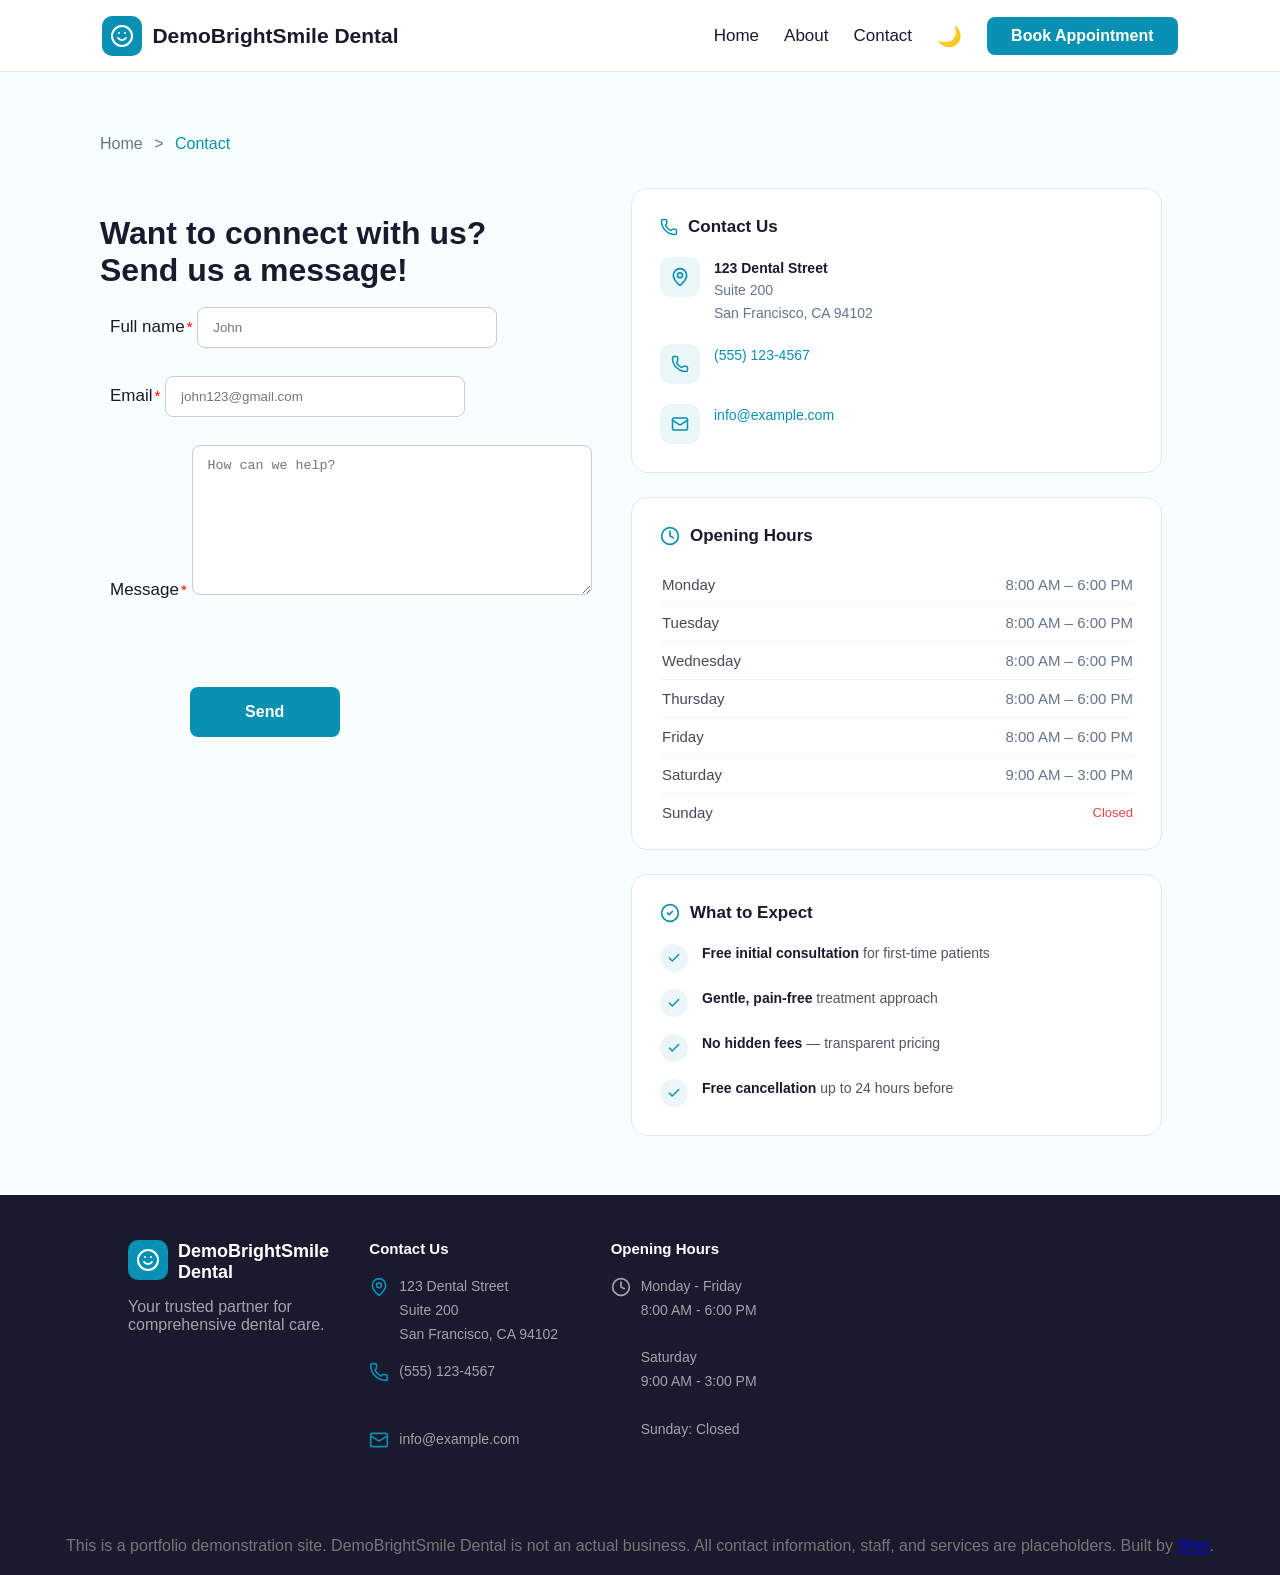
<file: contact.html>
<!DOCTYPE html>
<html lang="en">

<head>
    <meta charset="UTF-8">
    <meta name="viewport" content="width=device-width, initial-scale=1.0">
    <title>Dental clinic booking</title>
    <link rel="stylesheet" href="contact.css">
</head>

<body>

    <div class="midsection">
        <nav>
            <div class="bsdi">
                <svg xmlns="http://www.w3.org/2000/svg" viewBox="0 0 24 24" fill="none" stroke="currentColor"
                    stroke-width="2" stroke-linecap="round" stroke-linejoin="round"
                    class="lucide lucide-smile-icon lucide-smile">
                    <circle cx="12" cy="12" r="10" />
                    <path d="M8 14s1.5 2 4 2 4-2 4-2" />
                    <line x1="9" x2="9.01" y1="9" y2="9" />
                    <line x1="15" x2="15.01" y1="9" y2="9" />
                </svg>
                <a href="#" class="bsd">DemoBrightSmile Dental</a>
            </div>
            <div class="nightmode">
                <button class="moonphn" id="moonphn">🌙</button>
                <button class="hamburger" onclick="toggleMenu()">
                    <span></span>
                    <span></span>
                    <span></span>
                </button>
            </div>
            <span class="rest">
                <a href="index.html" class="home">Home</a>
                <a href="#footer" class="about">About</a>
                <a href="contact.html" class="contact">Contact</a>
                <button id="darkToggle" class="moon" style="border: none; background:none; font-size: 20px;">🌙</button>
                <a href="booking.html"><button class="ba" style="margin-top: 0%;">Book Appointment</button></a>
            </span>
        </nav>

        <div class="current">
            <a href="index.html">Home</a>
            <span style="font-size: 16px; padding: 0 5px; color: rgba(100, 116, 139, 1);"> ></span>
            <span style="color: rgba(8, 145, 178, 1); font-weight: 500; font-size: 16px;">Contact</span>
        </div>

        <div class="grid">
            <div class="forms">
                <form action="https://api.web3forms.com/submit" method="POST">
                  <input type="hidden" name="access_key" value="d982f5a9-ca51-4643-a99b-50e81577a904">
                    <h1>Want to connect with us? <br> Send us a message!</h1>
                    <p>
                        <label type="name" for="Name">Full name<span style="color: red;">*</span></label>
                        <input type="text" id="Name" name="Name" placeholder="John">
                    </p>
                    <p>
                        <label type="email" for="email">Email<span style="color: red;">*</span></label>
                        <input type="email" id="email" name="email" placeholder="john123@gmail.com">
                    </p>
                    <p>
                        <label for="Message" class="message">Message<span style="color: red;">*</span></label>
                        <textarea name="Message" id="message" name="message" placeholder="How can we help? "></textarea>
                    </p>
                    <div class="button-container">
                        <button class="submit">Send</button>
                    </div>
                </form>
            </div>
            <div class="sidebar">
                <div class="sidebar-card">
                    <div class="sidebar-title">
                        <svg width="18" height="18" viewBox="0 0 24 24" fill="none" stroke="currentColor"
                                stroke-width="2" stroke-linecap="round" stroke-linejoin="round">
                                <path d="M13.832 16.568a1 1 0 0 0 1.213-.303l.355-.465A2 2 0 0 1 17 15h3a2 2 0 0 1 2 2v3a2 2 0 0 1-2 2A18 18 0 0 1 2 4a2 2 0 0 1 2-2h3a2 2 0 0 1 2 2v3a2 2 0 0 1-.8 1.6l-.468.351a1 1 0 0 0-.292 1.233 14 14 0 0 0 6.392 6.384" />
                            </svg>
                        Contact Us
                    </div>
                    <div class="contact-item">
                        <div class="contact-icon">
                           <svg xmlns="http://www.w3.org/2000/svg" width="20" height="20"
                                viewBox="0 0 24 24" fill="none" stroke="#0891B2" stroke-width="2" stroke-linecap="round"
                                stroke-linejoin="round" class="lucide lucide-map-pin-icon lucide-map-pin">
                                <path
                                    d="M20 10c0 4.993-5.539 10.193-7.399 11.799a1 1 0 0 1-1.202 0C9.539 20.193 4 14.993 4 10a8 8 0 0 1 16 0" />
                                <circle cx="12" cy="10" r="3" />
                            </svg>
                        </div>
                        <div class="contact-text">
                            <strong>123 Dental Street</strong><br>
                            Suite 200<br>
                            San Francisco, CA 94102
                        </div>
                    </div>
                    <div class="contact-item">
                        <div class="contact-icon">
                            <svg width="18" height="18" viewBox="0 0 24 24" fill="none" stroke="currentColor"
                                stroke-width="2" stroke-linecap="round" stroke-linejoin="round">
                                <path d="M13.832 16.568a1 1 0 0 0 1.213-.303l.355-.465A2 2 0 0 1 17 15h3a2 2 0 0 1 2 2v3a2 2 0 0 1-2 2A18 18 0 0 1 2 4a2 2 0 0 1 2-2h3a2 2 0 0 1 2 2v3a2 2 0 0 1-.8 1.6l-.468.351a1 1 0 0 0-.292 1.233 14 14 0 0 0 6.392 6.384" />
                            </svg>
                        </div>
                        <div class="contact-text">
                            <a href="tel:5551234567">(555) 123-4567</a>
                        </div>
                    </div>
                    <div class="contact-item">
                        <div class="contact-icon">
                            <svg width="18" height="18" viewBox="0 0 24 24" fill="none" stroke="currentColor"
                                stroke-width="2" stroke-linecap="round" stroke-linejoin="round">
                                <path d="m22 7-8.991 5.727a2 2 0 0 1-2.009 0L2 7" />
                                <rect x="2" y="4" width="20" height="16" rx="2" />
                            </svg>
                        </div>
                        <div class="contact-text">
                            <a href="mailto:info@example.com">info@example.com</a>
                        </div>
                    </div>
                </div>

                <div class="sidebar-card">
                    <div class="sidebar-title">
                        <svg width="20" height="20" viewBox="0 0 24 24" fill="none" stroke="currentColor"
                            stroke-width="2" stroke-linecap="round" stroke-linejoin="round">
                            <circle cx="12" cy="12" r="10" />
                            <path d="M12 6v6l4 2" />
                        </svg>
                        Opening Hours
                    </div>
                    <div class="hours-row">
                        <span class="hours-day">Monday</span>
                        <span class="hours-time">8:00 AM – 6:00 PM</span>
                    </div>
                    <div class="hours-row">
                        <span class="hours-day">Tuesday</span>
                        <span class="hours-time">8:00 AM – 6:00 PM</span>
                    </div>
                    <div class="hours-row">
                        <span class="hours-day">Wednesday</span>
                        <span class="hours-time">8:00 AM – 6:00 PM</span>
                    </div>
                    <div class="hours-row">
                        <span class="hours-day">Thursday</span>
                        <span class="hours-time">8:00 AM – 6:00 PM</span>
                    </div>
                    <div class="hours-row">
                        <span class="hours-day">Friday</span>
                        <span class="hours-time">8:00 AM – 6:00 PM</span>
                    </div>
                    <div class="hours-row">
                        <span class="hours-day">Saturday</span>
                        <span class="hours-time">9:00 AM – 3:00 PM</span>
                    </div>
                    <div class="hours-row">
                        <span class="hours-day">Sunday</span>
                        <span class="hours-closed">Closed</span>
                    </div>
                </div>
                <div class="sidebar-card">
                    <div class="sidebar-title">
                        <svg width="20" height="20" viewBox="0 0 24 24" fill="none" stroke="currentColor"
                            stroke-width="2" stroke-linecap="round" stroke-linejoin="round">
                            <path d="M12 22c5.523 0 10-4.477 10-10S17.523 2 12 2 2 6.477 2 12s4.477 10 10 10z" />
                            <path d="m9 12 2 2 4-4" />
                        </svg>
                        What to Expect
                    </div>
                    <div class="expect-item">
                        <div class="expect-icon">
                            <svg width="14" height="14" viewBox="0 0 24 24" fill="none" stroke="currentColor"
                                stroke-width="2.5" stroke-linecap="round" stroke-linejoin="round">
                                <path d="M20 6 9 17l-5-5" />
                            </svg>
                        </div>
                        <span class="expect-text"><strong>Free initial consultation</strong> for first-time
                            patients</span>
                    </div>
                    <div class="expect-item">
                        <div class="expect-icon">
                            <svg width="14" height="14" viewBox="0 0 24 24" fill="none" stroke="currentColor"
                                stroke-width="2.5" stroke-linecap="round" stroke-linejoin="round">
                                <path d="M20 6 9 17l-5-5" />
                            </svg>
                        </div>
                        <span class="expect-text"><strong>Gentle, pain-free</strong> treatment approach</span>
                    </div>
                    <div class="expect-item">
                        <div class="expect-icon">
                            <svg width="14" height="14" viewBox="0 0 24 24" fill="none" stroke="currentColor"
                                stroke-width="2.5" stroke-linecap="round" stroke-linejoin="round">
                                <path d="M20 6 9 17l-5-5" />
                            </svg>
                        </div>
                        <span class="expect-text"><strong>No hidden fees</strong> — transparent pricing</span>
                    </div>
                    <div class="expect-item">
                        <div class="expect-icon">
                            <svg width="14" height="14" viewBox="0 0 24 24" fill="none" stroke="currentColor"
                                stroke-width="2.5" stroke-linecap="round" stroke-linejoin="round">
                                <path d="M20 6 9 17l-5-5" />
                            </svg>
                        </div>
                        <span class="expect-text"><strong>Free cancellation</strong> up to 24 hours
                            before</span>
                    </div>
                </div>
            </div>
        </div>
    </div>
    </div>

        <div class="footer" id="footer">

        <div class="footers">
            <div class="f1">
                <div class="footern">
                    <div class="footern1"><svg xmlns="http://www.w3.org/2000/svg" viewBox="0 0 24 24" fill="none"
                            stroke="currentColor" stroke-width="2" stroke-linecap="round" stroke-linejoin="round"
                            class="lucide lucide-smile-icon lucide-smile">
                            <circle cx="12" cy="12" r="10" />
                            <path d="M8 14s1.5 2 4 2 4-2 4-2" />
                            <line x1="9" x2="9.01" y1="9" y2="9" />
                            <line x1="15" x2="15.01" y1="9" y2="9" />
                        </svg></div>
                    <div class="footern2">DemoBrightSmile Dental</div>
                </div>
                Your trusted partner for comprehensive dental care.
            </div>
            <div class="f2">
                <div class="hfooter">Contact Us</div>
                <div class="fd">

                    <div class="map">
                        <div class="iconf"><svg xmlns="http://www.w3.org/2000/svg" width="20" height="20"
                                viewBox="0 0 24 24" fill="none" stroke="#0891B2" stroke-width="2" stroke-linecap="round"
                                stroke-linejoin="round" class="lucide lucide-map-pin-icon lucide-map-pin">
                                <path
                                    d="M20 10c0 4.993-5.539 10.193-7.399 11.799a1 1 0 0 1-1.202 0C9.539 20.193 4 14.993 4 10a8 8 0 0 1 16 0" />
                                <circle cx="12" cy="10" r="3" />
                            </svg></div>
                        123 Dental Street <br>
                        Suite 200 <br>
                        San Francisco, CA 94102
                    </div>
                    <div class="phone">
                        <div class="iphone"><svg xmlns="http://www.w3.org/2000/svg" width="20" height="20"
                                viewBox="0 0 24 24" fill="none" stroke="#0891B2" stroke-width="2" stroke-linecap="round"
                                stroke-linejoin="round" class="lucide lucide-phone-icon lucide-phone">
                                <path
                                    d="M13.832 16.568a1 1 0 0 0 1.213-.303l.355-.465A2 2 0 0 1 17 15h3a2 2 0 0 1 2 2v3a2 2 0 0 1-2 2A18 18 0 0 1 2 4a2 2 0 0 1 2-2h3a2 2 0 0 1 2 2v3a2 2 0 0 1-.8 1.6l-.468.351a1 1 0 0 0-.292 1.233 14 14 0 0 0 6.392 6.384" />
                            </svg></div>
                        (555) 123-4567
                    </div>
                    <br>
                    <div class="mail">
                        <div class="imail"><svg xmlns="http://www.w3.org/2000/svg" width="20" height="20"
                                viewBox="0 0 24 24" fill="none" stroke="#0891B2" stroke-width="2" stroke-linecap="round"
                                stroke-linejoin="round" class="lucide lucide-mail-icon lucide-mail">
                                <path d="m22 7-8.991 5.727a2 2 0 0 1-2.009 0L2 7" />
                                <rect x="2" y="4" width="20" height="16" rx="2" />
                            </svg></div>
                        info@example.com
                    </div>
                </div>
            </div>
            <div class="f3">
                <div class="hfooter">Opening Hours</div>
                <div class="fd">
                    <div class="clock">
                        <div class="iclock"><svg xmlns="http://www.w3.org/2000/svg" width="20" height="20"
                                viewBox="0 0 24 24" fill="none" stroke="currentColor" stroke-width="2"
                                stroke-linecap="round" stroke-linejoin="round"
                                class="lucide lucide-clock-icon lucide-clock">
                                <circle cx="12" cy="12" r="10" />
                                <path d="M12 6v6l4 2" />
                            </svg></div>
                        Monday - Friday <br>
                        8:00 AM - 6:00 PM <br>
                        <br>
                        Saturday <br>
                        9:00 AM - 3:00 PM <br>
                        <br>
                        Sunday: Closed
                    </div>
                </div>
            </div>
                <div class="maps"><iframe
                    src="https://www.google.com/maps/embed?pb=!1m18!1m12!1m3!1d3153.3338748750325!2d-122.4278669857624!3d37.78221459071182!2m3!1f0!2f0!3f0!3m2!1i1024!2i768!4f13.1!3m3!1m2!1s0x808580bd0b7fae2d%3A0xaad16049ae0b1ed!2sJefferson%20Square%20Park!5e0!3m2!1sen!2sbd!4v1777273277188!5m2!1sen!2sbd"
                    style="border:0;" allowfullscreen="" loading="lazy"
                    referrerpolicy="no-referrer-when-downgrade"></iframe>
            </div>
        </div>
        <div class="disclaimer" style="font-size: 16px; color: #777; text-align: center; padding: 20px;">
        This is a portfolio demonstration site. DemoBrightSmile Dental is not an actual business. 
        All contact information, staff, and services are placeholders. 
        Built by <a href="https://github.com/shint24">Shin</a>.
        </div>
    </div>
</body>
<script src="contact.js"></script>

</html>
</file>
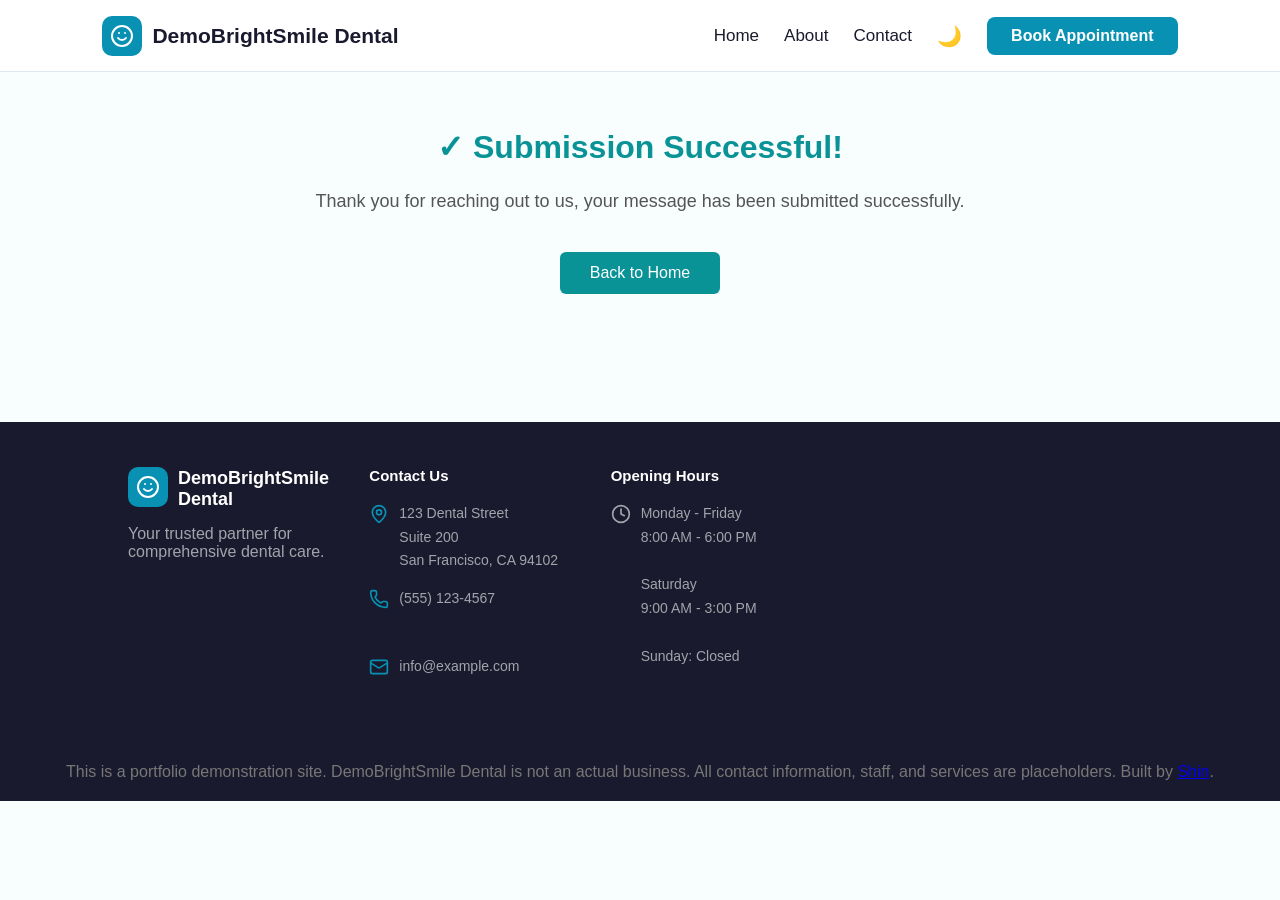
<file: submission.html>
<!DOCTYPE html>
<html lang="en">
<head>
    <meta charset="UTF-8">
    <meta name="viewport" content="width=device-width, initial-scale=1.0">
    <title>DemoBrightSmile Dental | Thank You</title>
    <link rel="stylesheet" href="sucesss.css">
</head>
<body>
    <nav>
            <div class="bsdi">
                <svg xmlns="http://www.w3.org/2000/svg" viewBox="0 0 24 24" fill="none" stroke="currentColor"
                    stroke-width="2" stroke-linecap="round" stroke-linejoin="round"
                    class="lucide lucide-smile-icon lucide-smile">
                    <circle cx="12" cy="12" r="10" />
                    <path d="M8 14s1.5 2 4 2 4-2 4-2" />
                    <line x1="9" x2="9.01" y1="9" y2="9" />
                    <line x1="15" x2="15.01" y1="9" y2="9" />
                </svg>
                <a href="#" class="bsd">DemoBrightSmile Dental</a>
            </div>
            <div class="nightmode">
                <button class="moonphn" id="moonphn">🌙</button>
                <button class="hamburger" onclick="toggleMenu()">
                    <span></span>
                    <span></span>
                    <span></span>
                </button>
            </div>
            <span class="rest">
                <a href="index.html" class="home">Home</a>
                <a href="#footer" class="about">About</a>
                <a href="contact.html" class="contact">Contact</a>
                <button id="darkToggle" class="moon" style="border: none; background:none; font-size: 20px;">🌙</button>
                <a href="booking.html"><button class="ba" style="margin-top: 0%;">Book Appointment</button></a>
            </span>
        </nav>


    <div style="text-align: center; padding: 10% 20px;">
        <h1 style="color: #0a9396;">✓ Submission Successful!</h1>
        <p style="font-size: 18px; color: #555; margin-top: 15px; ;">
            Thank you for reaching out to us, your message has been submitted successfully.
        </p>
        <a href="index.html" style="display: inline-block; margin-top: 30px; padding: 12px 30px; background-color: #0a9396; color: white; border-radius: 6px; text-decoration: none;">
            Back to Home
        </a>
    </div>

    <div class="footer" id="footer">

        <div class="footers">
            <div class="f1">
                <div class="footern">
                    <div class="footern1"><svg xmlns="http://www.w3.org/2000/svg" viewBox="0 0 24 24" fill="none"
                            stroke="currentColor" stroke-width="2" stroke-linecap="round" stroke-linejoin="round"
                            class="lucide lucide-smile-icon lucide-smile">
                            <circle cx="12" cy="12" r="10" />
                            <path d="M8 14s1.5 2 4 2 4-2 4-2" />
                            <line x1="9" x2="9.01" y1="9" y2="9" />
                            <line x1="15" x2="15.01" y1="9" y2="9"/>
                        </svg></div>
                    <div class="footern2">DemoBrightSmile Dental</div>
                </div>
                Your trusted partner for comprehensive dental care.
            </div>
            <div class="f2">
                <div class="hfooter">Contact Us</div>
                <div class="fd">

                    <div class="map">
                        <div class="iconf"><svg xmlns="http://www.w3.org/2000/svg" width="20" height="20"
                                viewBox="0 0 24 24" fill="none" stroke="#0891B2" stroke-width="2" stroke-linecap="round"
                                stroke-linejoin="round" class="lucide lucide-map-pin-icon lucide-map-pin">
                                <path
                                    d="M20 10c0 4.993-5.539 10.193-7.399 11.799a1 1 0 0 1-1.202 0C9.539 20.193 4 14.993 4 10a8 8 0 0 1 16 0" />
                                <circle cx="12" cy="10" r="3" />
                            </svg></div>
                        123 Dental Street <br>
                        Suite 200 <br>
                        San Francisco, CA 94102
                    </div>
                    <div class="phone">
                        <div class="iphone"><svg xmlns="http://www.w3.org/2000/svg" width="20" height="20"
                                viewBox="0 0 24 24" fill="none" stroke="#0891B2" stroke-width="2" stroke-linecap="round"
                                stroke-linejoin="round" class="lucide lucide-phone-icon lucide-phone">
                                <path
                                    d="M13.832 16.568a1 1 0 0 0 1.213-.303l.355-.465A2 2 0 0 1 17 15h3a2 2 0 0 1 2 2v3a2 2 0 0 1-2 2A18 18 0 0 1 2 4a2 2 0 0 1 2-2h3a2 2 0 0 1 2 2v3a2 2 0 0 1-.8 1.6l-.468.351a1 1 0 0 0-.292 1.233 14 14 0 0 0 6.392 6.384" />
                            </svg></div>
                        (555) 123-4567
                    </div>
                    <br>
                    <div class="mail">
                        <div class="imail"><svg xmlns="http://www.w3.org/2000/svg" width="20" height="20"
                                viewBox="0 0 24 24" fill="none" stroke="#0891B2" stroke-width="2" stroke-linecap="round"
                                stroke-linejoin="round" class="lucide lucide-mail-icon lucide-mail">
                                <path d="m22 7-8.991 5.727a2 2 0 0 1-2.009 0L2 7" />
                                <rect x="2" y="4" width="20" height="16" rx="2" />
                            </svg></div>
                        info@example.com
                    </div>
                </div>
            </div>
            <div class="f3">
                <div class="hfooter">Opening Hours</div>
                <div class="fd">
                    <div class="clock">
                        <div class="iclock"><svg xmlns="http://www.w3.org/2000/svg" width="20" height="20"
                                viewBox="0 0 24 24" fill="none" stroke="currentColor" stroke-width="2"
                                stroke-linecap="round" stroke-linejoin="round"
                                class="lucide lucide-clock-icon lucide-clock">
                                <circle cx="12" cy="12" r="10" />
                                <path d="M12 6v6l4 2" />
                            </svg></div>
                        Monday - Friday <br>
                        8:00 AM - 6:00 PM <br>
                        <br>
                        Saturday <br>
                        9:00 AM - 3:00 PM <br>
                        <br>
                        Sunday: Closed
                    </div>
                </div>
            </div>
            <div class="maps"><iframe
                    src="https://www.google.com/maps/embed?pb=!1m18!1m12!1m3!1d3153.3338748750325!2d-122.4278669857624!3d37.78221459071182!2m3!1f0!2f0!3f0!3m2!1i1024!2i768!4f13.1!3m3!1m2!1s0x808580bd0b7fae2d%3A0xaad16049ae0b1ed!2sJefferson%20Square%20Park!5e0!3m2!1sen!2sbd!4v1777273277188!5m2!1sen!2sbd"
                    style="border:0;" allowfullscreen="" loading="lazy"
                    referrerpolicy="no-referrer-when-downgrade"></iframe>
            </div>
        </div>
        <div class="disclaimer" style="font-size: 16px; color: #777; text-align: center; padding: 20px;">
        This is a portfolio demonstration site. DemoBrightSmile Dental is not an actual business. 
        All contact information, staff, and services are placeholders. 
        Built by <a href="https://github.com/shint24">Shin</a>.
        </div>
    </div>
</body>
    <script src="success.js"></script>
</html>
</file>
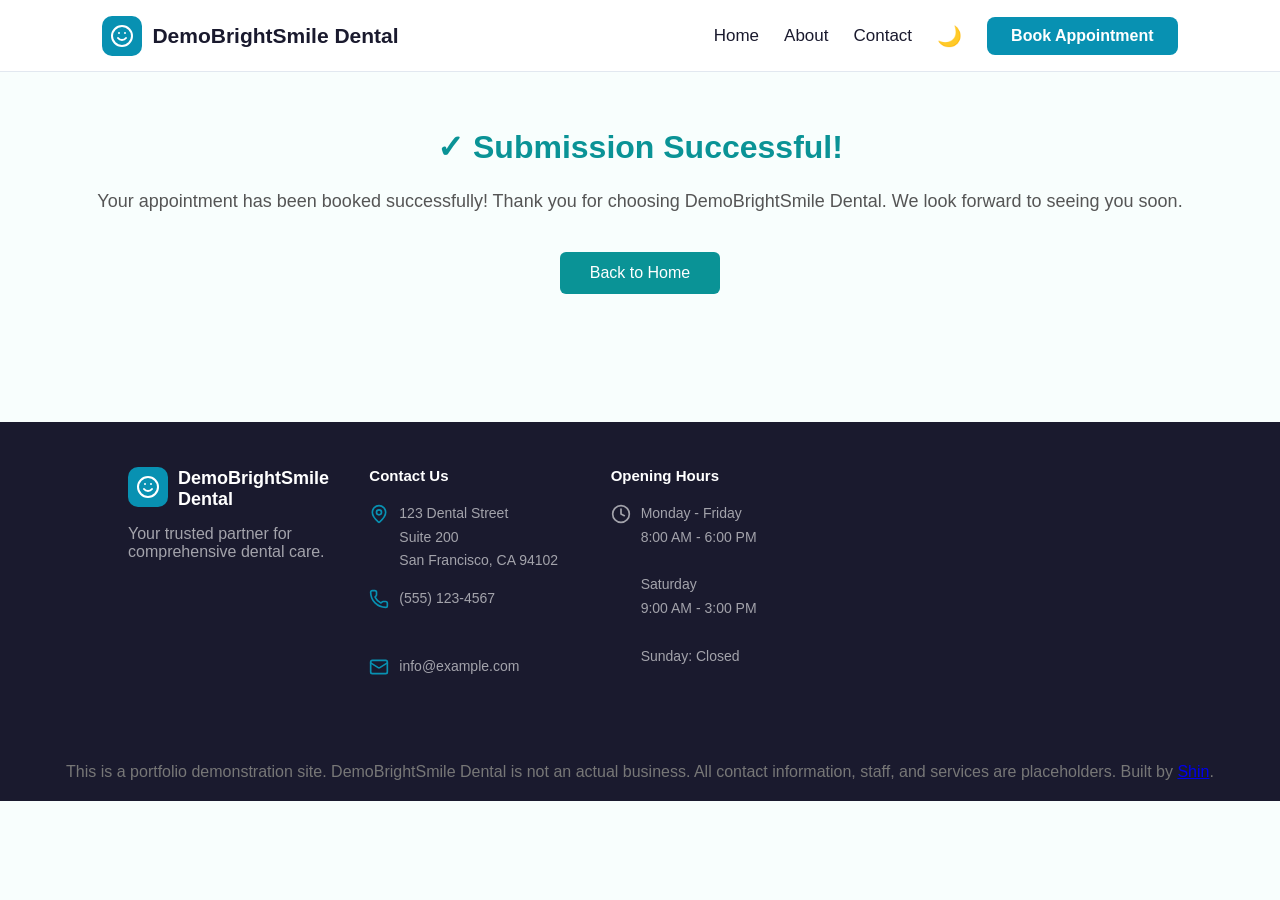
<file: success.html>
<!DOCTYPE html>
<html lang="en">
<head>
    <meta charset="UTF-8">
    <meta name="viewport" content="width=device-width, initial-scale=1.0">
    <title>DemoBrightSmile Dental | Thank You</title>
    <link rel="stylesheet" href="sucesss.css">
</head>
<body>
    <nav>
            <div class="bsdi">
                <svg xmlns="http://www.w3.org/2000/svg" viewBox="0 0 24 24" fill="none" stroke="currentColor"
                    stroke-width="2" stroke-linecap="round" stroke-linejoin="round"
                    class="lucide lucide-smile-icon lucide-smile">
                    <circle cx="12" cy="12" r="10" />
                    <path d="M8 14s1.5 2 4 2 4-2 4-2" />
                    <line x1="9" x2="9.01" y1="9" y2="9" />
                    <line x1="15" x2="15.01" y1="9" y2="9" />
                </svg>
                <a href="#" class="bsd">DemoBrightSmile Dental</a>
            </div>
            <div class="nightmode">
                <button class="moonphn" id="moonphn">🌙</button>
                <button class="hamburger" onclick="toggleMenu()">
                    <span></span>
                    <span></span>
                    <span></span>
                </button>
            </div>
            <span class="rest">
                <a href="index.html" class="home">Home</a>
                <a href="#footer" class="about">About</a>
                <a href="contact.html" class="contact">Contact</a>
                <button id="darkToggle" class="moon" style="border: none; background:none; font-size: 20px;">🌙</button>
                <a href="booking.html"><button class="ba" style="margin-top: 0%;">Book Appointment</button></a>
            </span>
        </nav>
    <div style="text-align: center; padding: 10% 20px;">
        <h1 style="color: #0a9396;">✓ Submission Successful!</h1>
        <p style="font-size: 18px; color: #555; margin-top: 15px; ;">
            Your appointment has been booked successfully! Thank you for choosing DemoBrightSmile Dental. We look forward to seeing you soon.
        </p>
        <a href="index.html" style="display: inline-block; margin-top: 30px; padding: 12px 30px; background-color: #0a9396; color: white; border-radius: 6px; text-decoration: none;">
            Back to Home
        </a>
    </div>

    <div class="footer" id="footer">

        <div class="footers">
            <div class="f1">
                <div class="footern">
                    <div class="footern1"><svg xmlns="http://www.w3.org/2000/svg" viewBox="0 0 24 24" fill="none"
                            stroke="currentColor" stroke-width="2" stroke-linecap="round" stroke-linejoin="round"
                            class="lucide lucide-smile-icon lucide-smile">
                            <circle cx="12" cy="12" r="10" />
                            <path d="M8 14s1.5 2 4 2 4-2 4-2" />
                            <line x1="9" x2="9.01" y1="9" y2="9" />
                            <line x1="15" x2="15.01" y1="9" y2="9"/>
                        </svg></div>
                    <div class="footern2">DemoBrightSmile Dental</div>
                </div>
                Your trusted partner for comprehensive dental care.
            </div>
            <div class="f2">
                <div class="hfooter">Contact Us</div>
                <div class="fd">

                    <div class="map">
                        <div class="iconf"><svg xmlns="http://www.w3.org/2000/svg" width="20" height="20"
                                viewBox="0 0 24 24" fill="none" stroke="#0891B2" stroke-width="2" stroke-linecap="round"
                                stroke-linejoin="round" class="lucide lucide-map-pin-icon lucide-map-pin">
                                <path
                                    d="M20 10c0 4.993-5.539 10.193-7.399 11.799a1 1 0 0 1-1.202 0C9.539 20.193 4 14.993 4 10a8 8 0 0 1 16 0" />
                                <circle cx="12" cy="10" r="3" />
                            </svg></div>
                        123 Dental Street <br>
                        Suite 200 <br>
                        San Francisco, CA 94102
                    </div>
                    <div class="phone">
                        <div class="iphone"><svg xmlns="http://www.w3.org/2000/svg" width="20" height="20"
                                viewBox="0 0 24 24" fill="none" stroke="#0891B2" stroke-width="2" stroke-linecap="round"
                                stroke-linejoin="round" class="lucide lucide-phone-icon lucide-phone">
                                <path
                                    d="M13.832 16.568a1 1 0 0 0 1.213-.303l.355-.465A2 2 0 0 1 17 15h3a2 2 0 0 1 2 2v3a2 2 0 0 1-2 2A18 18 0 0 1 2 4a2 2 0 0 1 2-2h3a2 2 0 0 1 2 2v3a2 2 0 0 1-.8 1.6l-.468.351a1 1 0 0 0-.292 1.233 14 14 0 0 0 6.392 6.384" />
                            </svg></div>
                        (555) 123-4567
                    </div>
                    <br>
                    <div class="mail">
                        <div class="imail"><svg xmlns="http://www.w3.org/2000/svg" width="20" height="20"
                                viewBox="0 0 24 24" fill="none" stroke="#0891B2" stroke-width="2" stroke-linecap="round"
                                stroke-linejoin="round" class="lucide lucide-mail-icon lucide-mail">
                                <path d="m22 7-8.991 5.727a2 2 0 0 1-2.009 0L2 7" />
                                <rect x="2" y="4" width="20" height="16" rx="2" />
                            </svg></div>
                        info@example.com
                    </div>
                </div>
            </div>
            <div class="f3">
                <div class="hfooter">Opening Hours</div>
                <div class="fd">
                    <div class="clock">
                        <div class="iclock"><svg xmlns="http://www.w3.org/2000/svg" width="20" height="20"
                                viewBox="0 0 24 24" fill="none" stroke="currentColor" stroke-width="2"
                                stroke-linecap="round" stroke-linejoin="round"
                                class="lucide lucide-clock-icon lucide-clock">
                                <circle cx="12" cy="12" r="10" />
                                <path d="M12 6v6l4 2" />
                            </svg></div>
                        Monday - Friday <br>
                        8:00 AM - 6:00 PM <br>
                        <br>
                        Saturday <br>
                        9:00 AM - 3:00 PM <br>
                        <br>
                        Sunday: Closed
                    </div>
                </div>
            </div>
            <div class="maps"><iframe
                    src="https://www.google.com/maps/embed?pb=!1m18!1m12!1m3!1d3153.3338748750325!2d-122.4278669857624!3d37.78221459071182!2m3!1f0!2f0!3f0!3m2!1i1024!2i768!4f13.1!3m3!1m2!1s0x808580bd0b7fae2d%3A0xaad16049ae0b1ed!2sJefferson%20Square%20Park!5e0!3m2!1sen!2sbd!4v1777273277188!5m2!1sen!2sbd"
                    style="border:0;" allowfullscreen="" loading="lazy"
                    referrerpolicy="no-referrer-when-downgrade"></iframe>
            </div>
        </div>
        <div class="disclaimer" style="font-size: 16px; color: #777; text-align: center; padding: 20px;">
        This is a portfolio demonstration site. DemoBrightSmile Dental is not an actual business. 
        All contact information, staff, and services are placeholders. 
        Built by <a href="https://github.com/shint24">Shin</a>.
        </div>
    </div>
</body>
    <script src="success.js"></script>
</html>
</file>
<file: style.css>
:root {
    --bg-body: #F8FEFD;
    --bg-nav: white;
    --bg-h1: rgba(26, 26, 46, 1);
    --bg-bsd: rgba(26, 26, 46, 1);
    --bg-spanh4: rgba(100, 116, 139, 1);
    --bg-lm: color: rgba(8, 145, 178, 1);
    --bg-rest: rgba(26, 26, 46, 0.793);
    --bg-servicei: white;
    --bg-title: #1a1a2e;
    --bg-des: #64748b;
    --bg-wcu: #EDFEFE;
    --bg-service: white;
    --bg-titlewcu: rgba(26, 26, 46, 1);
    --bg-deswcu: rgba(100, 116, 139, 1);
    --bg-wops: rgba(240, 253, 250, 1);
    --bg-hamburger:rgba(26, 26, 46, 0.8);
    --bg-rest: white;
    --bd-nav: 1px solid #E2E8F0;
}

body.dark {
    --bg-body: #182D40;
    --bg-nav: rgba(15, 23, 42, 1);
    --bg-h1: white;
    --bg-bsd: white;
    --bg-spanh4: rgba(148, 163, 184, 1);
    --bg-lm: color: rgba(8, 145, 178, 1);
    --bg-rest: white;
    --bg-servicei: rgba(30, 41, 59, 1);
    --bg-title: white;
    --bg-des: rgba(148, 163, 184, 1);
    --bg-wcu: #1D3D4F;
    --bg-service: #1E293B;
    --bg-titlewcu: white;
    --bg-deswcu: rgb(217, 217, 217);
    --bg-wops: rgba(30, 41, 59, 1);
    --bg-hamburger:white;
    --bg-rest: rgba(15, 23, 42, 1);
    --bd-nav: 1px solid #111a30;
}

* {
    margin: 0;
    padding: 0;
    box-sizing: border-box;
}

html {
    scroll-behavior: smooth;
}

body {
    background-color: var(--bg-body);
    font-family: 'Inter', sans-serif;
}


/* =========================================
   NAVIGATION
   ========================================= */
nav {
    position: fixed;
    left: 0;
    right: 0;
    top: 0;
    z-index: 100;
    display: flex;
    justify-content: space-between;
    align-items: center;
    height: 8vh;
    padding: 10px 8%;
    background-color: var(--bg-nav);
    border-bottom: var(--bd-nav);
}

.bsdi {
    display: flex;
    align-items: center;
    gap: 10px;
}

.bsd {
    font-size: 21px;
    font-weight: bold;
    color: var(--bg-bsd);
    text-decoration: none;
}

.lucide.lucide-smile-icon.lucide-smile {
    background-color: rgba(8, 145, 178, 1);
    color: white;
    height: 40px;
    width: 40px;
    padding: 8px;
    border-radius: 25%;
    flex-shrink: 0;
}

.rest {
    display: flex;
    align-items: center;
    gap: 25px;
    font-size: 17px;
}

.rest a {
    text-decoration: none;
    color: var(--bg-title);
    font-weight: 400;
    transition: color 0.3s ease;
}

.rest a:hover {
    color: rgba(8, 145, 178, 1);
}

.ba {
    background-color: rgba(8, 145, 178, 1);
    color: white;
    border: none;
    border-radius: 8px;
    font-size: 16px;
    padding: 10px 24px;
    font-weight: 550;
    cursor: pointer;
    display: flex;
    align-items: center;
    white-space: nowrap;
    transition: background-color 0.3s ease;
}

.ba:hover {
    background-color: rgba(6, 120, 150, 1);
}

.ba a {
    text-decoration: none;
    color: white;
}

.hamburger {
    display: none;
    flex-direction: column;
    background: none;
    border: none;
    cursor: pointer;
    padding: 5px;
    gap: 6px;
}

.hamburger span {
    background-color: var(--bg-hamburger);
    width: 25px;
    height: 3px;
    border-radius: 2px;
    transition: all 0.3s ease;
}
.moonphn{
    display: none;
}
/* =========================================
   HERO SECTION
   ========================================= */
.herosection {
    min-height: 80vh;
    padding-top: 8vh;
}

.hero {
    margin-top: 5%;
    display: grid;
    grid-template-columns: 1fr 1fr;
    gap: 40px;
    margin-left: 8%;
    margin-right: 8%;
    align-items: center;
}

.copybuttons {
    display: flex;
    flex-direction: column;
    justify-content: center;
}

h1 {
    color: var(--bg-h1);
    font-size: 50px;
    font-weight: 780;
    line-height: 1.2;
    margin-bottom: 20px;
}

.h4 {
    color: var(--bg-spanh4);
    font-size: 18px;
    font-weight: 300;
    line-height: 1.6;
    margin-bottom: 20px;
}

.h4 p {
    padding: 0;
    margin: 0;
    line-height: 1.6;
    letter-spacing: 0.5px;
}

.buttons {
    display: flex;
    flex-direction: row;
    gap: 15px;
    flex-wrap: wrap;
}

.sv,
.lm {
    padding: 12px 32px;
    font-size: 16px;
    border-radius: 8px;
    border: 2px solid rgba(8, 145, 178, 1);
    font-family: 'Inter', sans-serif;
    font-weight: 300;
    cursor: pointer;
    transition: all 0.3s ease;
    white-space: nowrap;
}

.sv {
    background-color: rgba(8, 145, 178, 1);
    color: white;
}

.sv:hover {
    background-color: rgba(6, 120, 150, 1);
}

.sv a {
    color: white;
    text-decoration: none;
}

.lm {
    background: none;
    color: rgba(8, 145, 178, 1);
}

.lm:hover {
    background-color: rgba(8, 145, 178, 0.1);
}

.heroimage {
    width: 100%;
    height: 60vh;
    border-radius: 20px;
    object-fit: cover;
}

.buttons {
    padding: 40px 10px;
}

/* =========================================
   SERVICES SECTION
   ========================================= */
.servicesection {
    background-color: var(--bg-nav);
    padding: 60px 8%;
}

.h2 {
    color: var(--bg-h1);
    text-align: center;
    font-size: 36px;
    font-weight: 800;
    margin-bottom: 20px;
}

.h3 {
    text-align: center;
    font-size: 18px;
    color: var(--bg-spanh4);
    margin-bottom: 40px;
    max-width: 600px;
    margin-left: auto;
    margin-right: auto;
}

.services {
    display: grid;
    grid-template-columns: repeat(3, 1fr);
    gap: 25px;
}

.servicei {
    border: 1px solid #E8EDF3;
    border-radius: 13px;
    background-color: var(--bg-servicei);
    padding: 0;
    transition: box-shadow 0.3s ease;
}

.servicei:hover {
    box-shadow: 0 10px 25px rgba(8, 145, 178, 0.1);
}

.icons {
    display: flex;
    justify-content: flex-start;
}

.lucide-sparkles,
.lucide-heart,
.lucide-activity,
.lucide-smiles,
.lucide-shield,
.lucide-award {
    color: #0891B2;
    padding: 12px;
    background-color: rgba(236, 254, 255, 1);
    margin: 24px 0 0 24px;
    height: 55px;
    width: 55px;
    border-radius: 8px;
    flex-shrink: 0;
}

.title {
    padding: 0 24px;
    font-size: 20px;
    font-weight: 700;
    color: var(--bg-title);
    margin-top: 15px;
}

.des {
    padding: 10px 24px 24px;
    font-size: 16px;
    color: var(--bg-des);
    line-height: 1.6;
}

/* =========================================
   WHY CHOOSE US
   ========================================= */
.why-choose-us {
    padding: 60px 8%;
}

.h2wcu {
    text-align: center;
    font-size: 36px;
    font-weight: 800;
    margin-bottom: 20px;
    color: var(--bg-title);
}

.h3wcu {
    text-align: center;
    font-size: 18px;
    color: var(--bg-des);
    margin-bottom: 40px;
    max-width: 600px;
    margin-left: auto;
    margin-right: auto;
}

.serviceswcu {
    display: grid;
    grid-template-columns: repeat(3, 1fr);
    gap: 25px;
}

.wcu {
    border: 2px solid #E8EDF3;
    padding: 40px 25px;
    border-radius: 13px;
    background-color: var();
    text-align: center;
    transition: box-shadow 0.3s ease;
}

.wcu:hover {
    box-shadow: 0px 0px 30px rgba(8, 145, 178, 0.15);
}

.iconswcu {
    text-align: center;
    margin-bottom: 20px;
}

.lucide-heartwcu,
.lucide-userswcu,
.lucide-awardwcu {
    color: #0891B2;
    padding: 12px;
    background-color: rgba(8, 145, 178, 0.1);
    border-radius: 50%;
    margin: 0 auto 20px;
    height: 55px;
    width: 55px;
    display: flex;
    align-items: center;
    justify-content: center;
}

.titlewcu {
    color: var(--bg-titlewcu);
    font-size: 24px;
    font-weight: 700;
    margin-bottom: 15px;
}

.deswcu {
    color: var(--bg-deswcu);
    font-size: 16px;
    line-height: 1.7;
    letter-spacing: 0.2px;
}

/* =========================================
   TESTIMONIALS
   ========================================= */
.whatpatientssay {
    background-color: var(--bg-nav);
    padding: 60px 8%;
}

.h2wops {
    text-align: center;
    font-size: 36px;
    font-weight: 800;
    margin-bottom: 20px;
    color: var(--bg-title);
}

.h3wops {
    text-align: center;
    font-size: 18px;
    color: var(--bg-des);
    margin-bottom: 40px;
    max-width: 600px;
    margin-left: auto;
    margin-right: auto;
}

.serviceswops {
    display: grid;
    grid-template-columns: repeat(3, 1fr);
    gap: 25px;
}

.wops {
    border: 1px solid #E8EDF3;
    border-radius: 13px;
    background-color: var(--bg-wops);
    padding: 30px 25px;
    transition: box-shadow 0.3s ease;
}

.wops:hover {
    box-shadow: 0 10px 25px rgba(8, 145, 178, 0.1);
}

.stars {
    font-size: 24px;
    color: rgba(8, 145, 178, 1);
    margin-bottom: 15px;
}

.deswops {
    color: rgb(29, 40, 54);
    color: var(--bg-deswcu);
    font-size: 16px;
    line-height: 1.7;
    margin-bottom: 20px;
}

.namewops {
    color: rgba(8, 145, 178, 1);
    font-size: 16px;
    font-weight: 550;
}

/* =========================================
   CTA SECTION
   ========================================= */
.ready {
    background-color: #0891B9;
    padding: 60px 8%;
    text-align: center;
}

h5 {
    font-size: 36px;
    font-weight: 900;
    color: white;
    margin-bottom: 15px;
    line-height: 1.2;
}

h6 {
    font-size: 18px;
    font-weight: 550;
    color: rgba(255, 255, 255, 0.95);
    margin-bottom: 30px;
}

.rebutton {
    padding: 12px 32px;
    font-size: 16px;
    background-color: white;
    color: #0891B2;
    border: none;
    border-radius: 8px;
    cursor: pointer;
    font-weight: 600;
    transition: all 0.3s ease;
    display: inline-block;
}

.rebutton:hover {
    box-shadow: 0 5px 15px rgba(0, 0, 0, 0.2);
    transform: translateY(-2px);
}

.rebutton a {
    text-decoration: none;
    color: #0891B2;
}

/* =========================================
   FOOTER
   ========================================= */
.footer {
    background-color: rgba(26, 26, 46, 1);
    padding: 50px 8%;
    color: rgba(255, 255, 255, 0.7);
}

.footers {
    display: grid;
    grid-template-columns: repeat(4, 1fr);
    gap: 40px;
    margin-bottom: 40px;
}

.f1,
.f2,
.f3,
.f4 {
    display: flex;
    flex-direction: column;
}

.footern {
    display: flex;
    align-items: center;
    gap: 10px;
    margin-bottom: 15px;
}

.footern1 {
    background-color: rgba(8, 145, 178, 1);
    color: white;
    height: 40px;
    width: 40px;
    padding: 8px;
    border-radius: 25%;
    display: flex;
    align-items: center;
    justify-content: center;
    flex-shrink: 0;
}

.footern2 {
    color: white;
    font-size: 18px;
    font-weight: 600;
}

.f1 {
    gap: 15px;
    line-height: 1.7;
    letter-spacing: 0.5px;
}

.hfooter,
.hfooterd {
    font-size: 16px;
    font-weight: 900;
    color: white;
    margin-bottom: 20px;
}

.maps {
    width: 100%;
}

iframe {
    height: 100%;
    border-radius: 25px;
}

.fd,
.fdd {
    line-height: 1.8;
    letter-spacing: 0.3px;
    display: flex;
    flex-direction: column;
    gap: 12px;
}

.map,
.phone,
.mail,
.clock {
    display: flex;
    align-items: flex-start;
    gap: 12px;
}

.iconf,
.iphone,
.imail,
.iclock {
    color: #0891B2;
    flex-shrink: 0;
    display: flex;
    align-items: center;
    margin-top: 2px;
}


.separate {
    text-align: center;
    color: rgba(255, 255, 255, 0.6);
    border-top: 1px solid rgba(255, 255, 255, 0.138);
    padding-top: 30px;
    letter-spacing: 0.5px;
}

/* =========================================
   TABLET (iPad, etc.) - 1024px and below
   ========================================= */
@media (max-width: 1024px) {
    nav {
        padding: 10px 5%;
    }

    .hero {
        grid-template-columns: 1fr;
        margin-left: 5%;
        margin-right: 5%;
        gap: 30px;
    }

    h1 {
        font-size: 40px;
    }

    .heroimage {
        height: 40vh;
        order: -1;
    }

    .services,
    .serviceswcu,
    .serviceswops {
        grid-template-columns: repeat(2, 1fr);
    }

    .buttons {
        padding: 40px 10px;
    }

    .servicesection,
    .why-choose-us,
    .whatpatientssay {
        padding: 50px 5%;
    }

    .footers {
        grid-template-columns: repeat(2, 1fr);
        gap: 30px;
    }

    .ready {
        padding: 50px 5%;
    }

    .footer {
        padding: 40px 5%;
    }

    iframe {
        height: 250px;
    }
}

/* =========================================
   SMALL TABLET & LARGE MOBILE - 768px
   ========================================= */
@media (max-width: 768px) {

    /* --- NAVIGATION --- */
    nav {
        padding: 10px 5%;
        height: auto;
        min-height: 8vh;
    }

    .rest {
        display: none;
    }

    .copybuttons {
        padding: 40px 10px;
    }

    .rest.active {
        display: flex;
        flex-direction: column;
        position: absolute;
        top: calc(8vh);
        left: 0;
        right: 0;
        background-color:var(--bg-rest);
        padding: 20px 5%;
        gap: 15px;
        border-bottom: 1px solid #E2E8F0;
        box-shadow: 0 10px 15px -3px rgba(0, 0, 0, 0.1);
        z-index: 99;
    }

    .rest.active a {
        padding: 10px 0;
        border-bottom: 1px solid #F0F0F0;
    }

    .rest.active a:last-child {
        border-bottom: none;
    }

    .rest.active .ba {
        justify-content: center;
        width: 100%;
        margin-top: 10px;
        border-bottom: none;
    }

    .hamburger {
        display: flex;
    }
    .nightmode{
        display: flex;
        flex-direction: row;
        gap: 20px;
    }

    /* --- HERO --- */
    .herosection {
        padding-top: 10vh;
        min-height: auto;
    }

    .hero {
        grid-template-columns: 1fr;
        margin-left: 5%;
        margin-right: 5%;
        margin-top: 20px;
        gap: 20px;
    }

    .buttons {
        text-align: left;
        order: 2;
        padding: 40px 10px;
    }

    h1 {
        font-size: 32px;
        line-height: 1.3;
    }

    .h4 {
        font-size: 16px;
        margin-bottom: 15px;
    }

    .heroimage {
        width: 100%;
        height: 30vh;
        order: -1;
    }
    .moon{
        display: none;
    }
    .moonphn{
        display: block;
        background: none;
        border: none;
    }

    /* --- GENERAL SECTIONS --- */
    .servicesection,
    .why-choose-us,
    .whatpatientssay {
        padding: 40px 5%;
    }

    .h2,
    .h2wcu,
    .h2wops {
        font-size: 28px;
        margin-bottom: 15px;
    }

    .h3,
    .h3wcu,
    .h3wops {
        font-size: 16px;
        margin-bottom: 30px;
    }

    /* --- SERVICES GRID --- */
    .services,
    .serviceswcu,
    .serviceswops {
        grid-template-columns: 1fr;
        gap: 20px;
    }

    .servicei,
    .wcu,
    .wops {
        padding: 25px;
    }

    .title {
        font-size: 18px;
        margin-top: 12px;
    }

    .des {
        font-size: 15px;
        padding: 10px 0 0 0;
    }

    .titlewcu {
        font-size: 22px;
    }

    .deswcu {
        font-size: 15px;
    }

    /* --- CTA --- */
    .ready {
        padding: 40px 5%;
    }

    h5 {
        font-size: 28px;
        margin-bottom: 10px;
    }

    h6 {
        font-size: 16px;
        margin-bottom: 20px;
    }

    /* --- FOOTER --- */
    .footer {
        padding: 40px 5%;
    }

    .footers {
        grid-template-columns: 1fr;
        gap: 30px;
    }

    .hfooter,
    .hfooterd {
        margin-bottom: 12px;
    }
}

/* =========================================
   MOBILE PHONE - 480px
   ========================================= */
@media (max-width: 480px) {

    /* --- NAVIGATION --- */
    nav {
        padding: 10px 4%;
    }

    .bsd {
        font-size: 18px;
    }

    .lucide.lucide-smile-icon.lucide-smile {
        height: 35px;
        width: 35px;
    }

    /* --- HERO --- */
    .herosection {
        padding-top: 10vh;
    }

    .hero {
        margin-left: 4%;
        margin-right: 4%;
        gap: 15px;
    }

    h1 {
        font-size: 26px;
        line-height: 1.5;
        word-spacing: 1.4;
    }

    .h4 {
        font-size: 15px;
        line-height: 1.5;
    }

    .buttons {
        gap: 10px;
        padding: 40px 10px;
    }

    .sv,
    .lm {
        padding: 10px 20px;
        font-size: 14px;
    }

    .heroimage {
        height: 40vh;
    }

    /* --- SECTIONS --- */
    .servicesection,
    .why-choose-us,
    .whatpatientssay {
        padding: 30px 4%;
    }

    .h2,
    .h2wcu,
    .h2wops {
        font-size: 24px;
        margin-bottom: 12px;
    }

    .h3,
    .h3wcu,
    .h3wops {
        font-size: 15px;
        margin-bottom: 25px;
    }

    .servicei,
    .wcu,
    .wops {
        padding: 20px;
    }

    .icons {
        margin-bottom: 10px;
    }

    .lucide-sparkles,
    .lucide-heart,
    .lucide-activity,
    .lucide-smiles,
    .lucide-shield,
    .lucide-award {
        margin: 0 0 10px 0;
        height: 45px;
        width: 45px;
    }

    .title {
        font-size: 17px;
        margin-top: 10px;
        padding: 0;
    }

    .des {
        font-size: 14px;
        padding: 8px 0 0 0;
    }

    .stars {
        font-size: 20px;
        margin-bottom: 12px;
    }

    .deswops {
        font-size: 14px;
        margin-bottom: 15px;
    }

    .namewops {
        font-size: 15px;
    }

    /* --- CTA --- */
    .ready {
        padding: 30px 4%;
    }

    h5 {
        font-size: 24px;
        margin-bottom: 8px;
    }

    h6 {
        font-size: 15px;
        margin-bottom: 18px;
    }

    .rebutton {
        padding: 10px 25px;
        font-size: 15px;
    }

    /* --- FOOTER --- */
    .footer {
        padding: 30px 4%;
    }

    .footers {
        gap: 25px;
    }

    .footern {
        margin-bottom: 10px;
    }

    .footern1 {
        height: 35px;
        width: 35px;
        padding: 6px;
    }

    .footern2 {
        font-size: 16px;
    }

    .hfooter,
    .hfooterd {
        font-size: 15px;
        margin-bottom: 10px;
    }

    .fd,
    .fdd {
        gap: 8px;
        font-size: 14px;
    }

    .separate {
        font-size: 13px;
        padding-top: 20px;
    }
}

/* =========================================
   EXTRA SMALL MOBILE - 360px
   ========================================= */
@media (max-width: 360px) {
    nav {
        padding: 8px 4%;
    }

    .bsd {
        font-size: 16px;
    }

    h1 {
        font-size: 22px;
    }

    .h4 {
        font-size: 14px;
    }

    .sv,
    .lm {
        padding: 8px 16px;
        font-size: 13px;
    }

    h5 {
        font-size: 20px;
    }

    h6 {
        font-size: 14px;
    }
}
/* ===== CHATBOT (THEME-INTEGRATED) ===== */
.chat-bubble {
    position: fixed;
    bottom: 30px;
    right: 30px;
    width: 58px;
    height: 58px;
    background-color: #0891b2;
    color: white;
    border-radius: 50%;
    display: flex;
    align-items: center;
    justify-content: center;
    font-size: 24px;
    cursor: pointer;
    z-index: 999;
    transition: transform 0.2s ease, background-color 0.2s ease, box-shadow 0.2s ease;
    box-shadow: 0 4px 12px rgba(8, 145, 178, 0.3);
}

.chat-bubble:hover {
    background-color: #0a7fa8;
    transform: scale(1.1);
    box-shadow: 0 6px 16px rgba(8, 145, 178, 0.4);
}

.chat-window {
    position: fixed;
    bottom: 100px;
    right: 30px;
    width: 500px;
    height: 60dvh;
    max-height: 430px;
    background-color: var(--bg-body);
    border: 1px solid var(--bd-nav);
    border-radius: 16px;
    display: flex;
    flex-direction: column;
    z-index: 998;
    box-shadow: 0 8px 32px rgba(8, 145, 178, 0.2);
    overflow: hidden;
    opacity: 0;
    pointer-events: none;
    transform: translateY(12px);
    transition: opacity 0.25s ease, transform 0.25s ease;
}

.chat-window.open {
    opacity: 1;
    pointer-events: all;
    transform: translateY(0);
}

.chat-header {
    background-color: #0891b2;
    padding: 14px 16px;
    display: flex;
    justify-content: space-between;
    align-items: center;
    border-bottom: 1px solid rgba(8, 145, 178, 0.2);
}

.chat-title {
    color: white;
    font-size: 18px;
    font-weight: 600;
    font-family: -apple-system, BlinkMacSystemFont, 'Segoe UI', Arial, sans-serif;
}

.chat-close {
    background: none;
    border: none;
    color: rgba(255, 255, 255, 0.7);
    font-size: 18px;
    cursor: pointer;
    padding: 4px 8px;
    margin: 0;
    transition: color 0.2s ease;
}

.chat-close:hover {
    color: white;
}

.chat-messages {
    flex: 1;
    overflow-y: auto;
    padding: 14px;
    display: flex;
    flex-direction: column;
    gap: 10px;
    scrollbar-width: thin;
    scrollbar-color: #0891b2 transparent;
}


.chat-msg {
    max-width: 80%;
    padding: 10px 14px;
    border-radius: 14px;
    font-size: 14px;
    line-height: 1.5;
}

.chat-msg.assistant {
    background-color: #f2fdfd;
    color: #1a1a2e;
    align-self: flex-start;
    border-bottom-left-radius: 4px;
    border-left: 1px solid #0890b225;
    border-top: 1px solid #0890b225;
    border-right: 7px solid #0890b225;
    border-bottom: 7px solid #0890b225;
}

.chat-msg.user {
    background-color: #0891b2;
    color: white;
    align-self: flex-end;
    border-bottom-right-radius: 4px;
}

.chat-msg.typing {
    opacity: 0.6;
    font-style: italic;
}


body.dark .chat-msg.user {
    background-color: #0a7fa8;
    color: white;
}

.chat-input-area {
    display: flex;
    align-items: center;
    padding: 10px 12px;
    border-top: var(--bd-nav);
    gap: 8px;
    background-color: var(--bg-body);
}

.chat-input {
    flex: 1;
    background-color: var(--bg-service);
    border: 1px solid var(--bd-nav);
    border-radius: 20px;
    padding: 9px 14px;
    color: var(--bg-title);
    font-size: 14px;
    outline: none;
    transition: border-color 0.2s ease;
}

.chat-input::placeholder {
    color: var(--bg-des);
}

.chat-input:focus {
    border-color: #0891b2;
}

.chat-send {
    background-color: #0891b2;
    color: white;
    border: none;
    border-radius: 50%;
    width: 38px;
    height: 38px;
    font-size: 15px;
    cursor: pointer;
    display: flex;
    align-items: center;
    justify-content: center;
    padding: 0;
    margin: 0;
    flex-shrink: 0;
    transition: background-color 0.2s ease;
}

.chat-send:hover {
    background-color: #0a7fa8;
}
.alert{
    font-size: 12px;
    padding: 10px;
    margin-left: 10px;
    margin-right: 10px;
    text-align: center;
    color: #014a5d;
}

body.dark .alert{
    color: white;
}
.typing-indicator {
    display: flex;
    align-items: center;
    gap: 4px;
    padding: 12px 16px !important;
}

.typing-indicator span {
    width: 8px;
    height: 8px;
    background-color: #999;
    border-radius: 50%;
    display: inline-block;
    animation: typing-bounce 1.4s infinite ease-in-out;
}

.typing-indicator span:nth-child(1) {
    animation-delay: 0s;
}

.typing-indicator span:nth-child(2) {
    animation-delay: 0.2s;
}

.typing-indicator span:nth-child(3) {
    animation-delay: 0.4s;
}

@keyframes typing-bounce {
    0%, 60%, 100% {
        transform: translateY(0);
        opacity: 0.4;
    }
    30% {
        transform: translateY(-8px);
        opacity: 1;
    }
}
@media (max-width: 768px) {
    .chat-window {
        width: calc(100vw - 40px);
        right: 20px;
        bottom: 90px;
    }

    .chat-bubble {
        right: 20px;
        bottom: 20px;
    }
    .alert{
        font-size: 9px;
    }
}
</file>
<file: booking.css>
:root {
    --bg-body: #F8FEFD;
    --bg-nav: white;
    --bg-bsd: rgba(26, 26, 46, 1);
    --bg-rest: rgba(26, 26, 46, 0.793);
    --bg-hamburger: rgba(26, 26, 46, 0.8);
    --bg-rest: white;
    --bd-nav: 1px solid #E2E8F0;
    --bg-title: #1a1a2e;
    --bg-forms:#1a1a2e;
    --bg-h1:rgba(26, 26, 46, 1);
}

body.dark {
    --bg-body: #182D40;
    --bg-nav: rgba(15, 23, 42, 1);
    --bg-bsd: white;
    --bg-rest: white;
    --bg-hamburger: white;
    --bg-rest: rgba(15, 23, 42, 1);
    --bd-nav: 1px solid #111a30;
    --bg-title: white;
    --bg-forms:white;
    --bg-h1:rgb(208, 208, 208);
}

* {
    margin: 0;
    padding: 0;
    box-sizing: border-box;
}
html{
    scroll-behavior: smooth;
}
body {
    background-color: var(--bg-body);
    font-family: -apple-system, BlinkMacSystemFont, 'Segoe UI', Roboto, 'Helvetica Neue', Arial, sans-serif;
    color: rgba(26, 26, 46, 1);
}

nav {
    position: fixed;
    left: 0;
    right: 0;
    top: 0;
    z-index: 100;
    display: flex;
    justify-content: space-between;
    align-items: center;
    height: 8vh;
    padding: 10px 8%;
    background-color: var(--bg-nav);
    border-bottom: var(--bd-nav);
}

.bsdi {
    display: flex;
    align-items: center;
    gap: 10px;
}

.bsd {
    font-size: 21px;
    font-weight: bold;
    color: var(--bg-bsd);
    text-decoration: none;
}

.lucide.lucide-smile-icon.lucide-smile {
    background-color: rgba(8, 145, 178, 1);
    color: white;
    height: 40px;
    width: 40px;
    padding: 8px;
    border-radius: 25%;
    flex-shrink: 0;
}

.rest {
    display: flex;
    align-items: center;
    gap: 25px;
    font-size: 17px;
}

.rest a {
    text-decoration: none;
    color: var(--bg-title);
    font-weight: 400;
    transition: color 0.3s ease;
}

.rest a:hover {
    color: rgba(8, 145, 178, 1);
}

.ba {
    background-color: rgba(8, 145, 178, 1);
    color: white;
    border: none;
    border-radius: 8px;
    font-size: 16px;
    padding: 10px 24px;
    font-weight: 550;
    cursor: pointer;
    display: flex;
    align-items: center;
    white-space: nowrap;
    transition: background-color 0.3s ease;
}

.ba:hover {
    background-color: rgba(6, 120, 150, 1);
}

.ba a {
    text-decoration: none;
    color: white;
}

.hamburger {
    display: none;
    flex-direction: column;
    background: none;
    border: none;
    cursor: pointer;
    padding: 5px;
    gap: 6px;
}

.hamburger span {
    background-color: var(--bg-hamburger);
    width: 25px;
    height: 3px;
    border-radius: 2px;
    transition: all 0.3s ease;
}

.moonphn {
    display: none;
}

.midsection {
    padding-left: 100px;
    padding-top: 16vh;
}

.current {
    padding-bottom: 35px;
}

.current a {
    color: rgba(100, 116, 139, 1);
    text-decoration: none;
    font-size: 16px;
}


.topb h1 {
    font-size: 36px;
    color: var(--bg-h1);
    padding-bottom: 15px;
    font-weight: 700;
}
.top{
    display: flex;
    flex-direction: row;
    padding-right: 100px;
    padding-bottom: 50px;
}
.topb p {
    color: rgba(100, 116, 139, 1);
    font-size: 16px;
    line-height: 1.6;
}

.benefits {
    display: flex;
    gap: 20px;
    margin-top: 28px;
}

.bi {
    display: flex;
    flex-direction: column;
    gap: 6px;
    color: rgba(100, 116, 139, 1);
    font-size: 14px;
    padding: 18px 22px;
    background: white;
    border: 1px solid #E2E8F0;
    border-radius: 12px;
}

.highlights {
    color: rgba(8, 145, 178, 1);
    font-weight: 700;
    font-size: 15px;
}


.sidebar {
    display: flex;
    flex-direction: column;
    gap: 24px;
}

.sidebar-card {
    background: white;
    border: 1px solid #E2E8F0;
    border-radius: 16px;
    padding: 28px;
}

.sidebar-title {
    font-size: 17px;
    font-weight: 600;
    color: rgba(26, 26, 46, 1);
    margin-bottom: 20px;
    display: flex;
    align-items: center;
    gap: 10px;
}

.sidebar-title svg {
    color: rgba(8, 145, 178, 1);
    flex-shrink: 0;
}

.contact-item {
    display: flex;
    gap: 14px;
    align-items: flex-start;
    margin-bottom: 20px;
}

.contact-item:last-child {
    margin-bottom: 0;
}

.contact-icon {
    width: 40px;
    height: 40px;
    border-radius: 10px;
    background: rgba(8, 145, 178, 0.08);
    display: flex;
    align-items: center;
    justify-content: center;
    flex-shrink: 0;
    color: rgba(8, 145, 178, 1);
}

.contact-text {
    font-size: 14px;
    color: rgba(100, 116, 139, 1);
    line-height: 1.6;
}

.contact-text strong {
    color: rgba(26, 26, 46, 1);
    font-weight: 600;
    font-size: 14px;
}

.contact-text a {
    color: rgba(8, 145, 178, 1);
    text-decoration: none;
    font-weight: 500;
}

.hours-row {
    display: flex;
    justify-content: space-between;
    align-items: center;
    padding: 10px 0;
    border-bottom: 1px solid #F1F5F9;
    font-size: 14px;
}

.hours-row:last-child {
    border-bottom: none;
    padding-bottom: 0;
}

.hours-row:first-child {
    padding-top: 0;
}

.hours-day {
    color: rgba(26, 26, 46, 0.8);
    font-weight: 500;
}

.hours-time {
    color: rgba(100, 116, 139, 1);
}

.hours-closed {
    color: #ef4444;
    font-weight: 500;
    font-size: 13px;
}

.expect-item {
    display: flex;
    gap: 12px;
    align-items: flex-start;
    margin-bottom: 16px;
}

.expect-item:last-child {
    margin-bottom: 0;
}

.expect-icon {
    width: 28px;
    height: 28px;
    border-radius: 50%;
    background: rgba(8, 145, 178, 0.08);
    display: flex;
    align-items: center;
    justify-content: center;
    flex-shrink: 0;
    margin-top: 1px;
}

.expect-icon svg {
    color: rgba(8, 145, 178, 1);
}

.expect-text {
    font-size: 14px;
    color: rgba(26, 26, 46, 0.75);
    line-height: 1.5;
}

.expect-text strong {
    color: rgba(26, 26, 46, 1);
    font-weight: 600;
}

.footer {
    background-color: rgba(26, 26, 46, 1);
    margin-top: 0px;
}

.footers {
    display: grid;
    grid-template-columns: 1fr 1fr 1fr 1fr;
    color: rgba(255, 255, 255, 0.6);
    padding: 3.5% 10%;
    gap: 30px;
}

.footern {
    display: flex;
    flex-direction: row;
    align-items: center;
    gap: 10px;
    margin-bottom: 14px;
}

.footern .lucide-smile {
    width: 36px;
    height: 36px;
    padding: 6px;
}
.maps{
    width: 100%;
}
iframe{
    height: 100%;
    border-radius: 25px;
}
.footern2 {
    font-size: 18px;
    font-weight: bold;
    color: white;
}

.f1 p {
    font-size: 14px;
    line-height: 1.6;
    margin-top: 4px;
}

.hfooter {
    font-size: 15px;
    font-weight: 600;
    color: white;
    margin-bottom: 18px;
}

.hfooterd {
    font-size: 15px;
    font-weight: 600;
    color: white;
    margin-bottom: 18px;
}

.fd {
    font-size: 14px;
    line-height: 1.7;
}

.map,
.phone,
.mail,
.clock {
    display: flex;
    gap: 10px;
    align-items: flex-start;
    margin-bottom: 14px;
}

.iconf,
.iphone,
.imail,
.iclock {
    margin-top: 2px;
}

.fdd {
    font-size: 14px;
    line-height: 2.2;
}

.fdd a {
    color: rgba(255, 255, 255, 0.6);
    text-decoration: none;
    transition: color 0.2s;
}

.fdd a:hover {
    color: rgba(8, 145, 178, 1);
}

.separate {
    text-align: center;
    color: rgba(255, 255, 255, 0.4);
    margin: 0px 10%;
    border-top: 1px solid rgba(255, 255, 255, 0.138);
    padding-top: 25px;
    padding-bottom: 60px;
    letter-spacing: 1.2px;
    font-size: 14px;
}

.forms {
    padding-top: 5%;
    color: var(--bg-forms);
}
p{
    padding: 10px;
    font-size: 17px;
    color: var(--bg-h1);
}
/* This targets all the text, date, time, and email boxes */
input[type="text"], 
input[type="date"], 
input[type="time"], 
input[type="number"], 
input[type="email"], 
textarea {
    width: 100%;     
    max-width: 300px;      
    padding: 12px 15px;    
    margin-top: 8px;      
    border: 1px solid #ccc;
    border-radius: 8px;    
    box-sizing: border-box;
}

/* Specific styling for the textarea to give it more height */
textarea {
    min-height: 100px;
    resize: vertical;      /* Allows the user to only pull it down, not sideways */
}
.grid {
    padding-right: 10%;
    display: grid;
    grid-template-columns: 2fr 2fr;
    padding-bottom: 5%;
}
select{
    width: 100%;           
    max-width: 300px;      
    padding: 12px 15px;    
    margin-top: 8px;       
    border: 1px solid #ccc;
    border-radius: 8px;   
    box-sizing: border-box;    
}
span {
    display: inline;       
    margin-left: 2px;     
    font-size: 15px;
}
/* for phone .button-container{
    display: flex;
    justify-content: center;
} */
.button-container{
    margin-left: 15%;
    margin-top: 7%;
    display: flex;
    align-items: center;
    padding-bottom: 30px;

}
.submit{
    width: 150px;
    height: 50px;
    background-color: rgba(8, 145, 178, 1);
    color: white;
    border: none;
    border-radius: 8px;
    font-size: 16px;
    padding: 10px 24px;
    font-weight: 550;
    cursor: pointer;
}
.success-message{
    display: none;
    position: absolute;
    top: 8vh;
    left: 0;
    right: 0;
    height: 14vh;
    background-color: #0891B2;
    padding-left: 10%;
    padding-top: 1.1%;
    font-size: 23px;
    color: rgb(255, 255, 255);
    font-weight: 600;
    line-height: 1.6;
    word-spacing: 1.4;
}
@media (max-width: 1100px) {
    .booking-grid {
        grid-template-columns: 1fr;
        padding-right: 40px;
    }

    .sidebar {
        display: grid;
        grid-template-columns: 1fr 1fr;
    }

    .midsection {
        padding-left: 40px;
    }

    .top {
        padding-right: 40px;
    }
    .grid{
        grid-template-columns: 1fr;
    }
    .top{
        display: flex;
        flex-direction: column;
        padding-bottom: 20px;
    }
    iframe{
        height: 250px;
    }
}

@media (max-width: 768px) {
    .hamburger {
        display: flex;
    }

    .rest {
        display: none;
        position: absolute;
        top: 8vh;
        left: 0;
        right: 0;
        background: white;
        flex-direction: column;
        padding: 20px;
        border-bottom: 1px solid #E2E8F0;
        box-shadow: 0 4px 12px rgba(0, 0, 0, 0.05);
        gap: 16px;
    }
    .rest.open {
        display: flex;
        flex-direction: column;
        position: absolute;
        top: calc(8vh);
        left: 0;
        right: 0;
        background-color:var(--bg-rest);
        padding: 20px 5%;
        gap: 15px;
        border-bottom: 1px solid #E2E8F0;
        box-shadow: 0 10px 15px -3px rgba(0, 0, 0, 0.1);
        z-index: 99;
    }


    .midsection {
        padding-left: 20px;
        padding-top: 12vh;
    }

    .top {
        padding-right: 20px;
    }

    .topb h1 {
        font-size: 26px;
    }

    .benefits {
        flex-direction: column;
    }

    .form-card {
        padding: 24px;
    }

    .sidebar {
        grid-template-columns: 1fr;
    }

    .footers {
        grid-template-columns: 1fr 1fr;
        padding: 8% 6%;
    }

    .step-label {
        display: none;
    }

    .step-line {
        margin: 0 8px;
    }
    .moon{
        display: none;
    }
    .moonphn{
        display: block;
        background: none;
        border: none;
    }
    .nightmode{
        display: flex;
        flex-direction: row;
        gap: 20px;
    }
}

@media (max-width: 480px) {
    nav {
        padding: 10px 5%;
    }

    .bsd {
        font-size: 17px;
    }

    .footers {
        grid-template-columns: 1fr;
    }
}
@media (max-width: 374px) {
    .midsection {
        padding-top: 25vh;
    }
}
</file>
<file: contact.css>
:root {
    --bg-body: #F8FEFD;
    --bg-nav: white;
    --bg-bsd: rgba(26, 26, 46, 1);
    --bg-rest: rgba(26, 26, 46, 0.793);
    --bg-hamburger: rgba(26, 26, 46, 0.8);
    --bg-rest: white;
    --bd-nav: 1px solid #E2E8F0;
    --bg-title: #1a1a2e;
    --bg-forms: #1a1a2e;
}

body.dark {
    --bg-body: #182D40;
    --bg-nav: rgba(15, 23, 42, 1);
    --bg-bsd: white;
    --bg-rest: white;
    --bg-hamburger: white;
    --bg-rest: rgba(15, 23, 42, 1);
    --bd-nav: 1px solid #111a30;
    --bg-title: white;
    --bg-forms: white;
}

* {
    margin: 0;
    padding: 0;
    box-sizing: border-box;
}

html {
    scroll-behavior: smooth;
}

body {
    background-color: var(--bg-body);
    font-family: -apple-system, BlinkMacSystemFont, 'Segoe UI', Roboto, 'Helvetica Neue', Arial, sans-serif;
    color: rgba(26, 26, 46, 1);
}


nav {
    position: fixed;
    left: 0;
    right: 0;
    top: 0;
    z-index: 100;
    display: flex;
    justify-content: space-between;
    align-items: center;
    height: 8vh;
    padding: 10px 8%;
    background-color: var(--bg-nav);
    border-bottom: var(--bd-nav);
}

.bsdi {
    display: flex;
    align-items: center;
    gap: 10px;
}

.bsd {
    font-size: 21px;
    font-weight: bold;
    color: var(--bg-bsd);
    text-decoration: none;
}

.lucide.lucide-smile-icon.lucide-smile {
    background-color: rgba(8, 145, 178, 1);
    color: white;
    height: 40px;
    width: 40px;
    padding: 8px;
    border-radius: 25%;
    flex-shrink: 0;
}

.rest {
    display: flex;
    align-items: center;
    gap: 25px;
    font-size: 17px;
}

.rest a {
    text-decoration: none;
    color: var(--bg-title);
    font-weight: 400;
    transition: color 0.3s ease;
}

.rest a:hover {
    color: rgba(8, 145, 178, 1);
}

.ba {
    background-color: rgba(8, 145, 178, 1);
    color: white;
    border: none;
    border-radius: 8px;
    font-size: 16px;
    padding: 10px 24px;
    font-weight: 550;
    cursor: pointer;
    display: flex;
    align-items: center;
    white-space: nowrap;
    transition: background-color 0.3s ease;
}

.ba:hover {
    background-color: rgba(6, 120, 150, 1);
}

.ba a {
    text-decoration: none;
    color: white;
}

.hamburger {
    display: none;
    flex-direction: column;
    background: none;
    border: none;
    cursor: pointer;
    padding: 5px;
    gap: 6px;
}

.hamburger span {
    background-color: var(--bg-hamburger);
    width: 25px;
    height: 3px;
    border-radius: 2px;
    transition: all 0.3s ease;
}

.moonphn {
    display: none;
}

/* navend */
.midsection {
    padding-left: 100px;
    padding-top: 15vh;
}

.current {
    padding-bottom: 35px;
}

.current a {
    color: rgba(100, 116, 139, 1);
    text-decoration: none;
    font-size: 16px;
}

.top {
    padding-right: 100px;
}

.topb h1 {
    font-size: 36px;
    color: rgba(26, 26, 46, 1);
    padding-bottom: 15px;
    font-weight: 700;
}

.topb p {
    color: rgba(100, 116, 139, 1);
    font-size: 16px;
    line-height: 1.6;
}

.benefits {
    display: flex;
    gap: 20px;
    margin-top: 28px;
}

.bi {
    display: flex;
    flex-direction: column;
    gap: 6px;
    color: rgba(100, 116, 139, 1);
    font-size: 14px;
    padding: 18px 22px;
    background: white;
    border: 1px solid #E2E8F0;
    border-radius: 12px;
}

.highlights {
    color: rgba(8, 145, 178, 1);
    font-weight: 700;
    font-size: 15px;
}


.sidebar {
    display: flex;
    flex-direction: column;
    gap: 24px;
}

.sidebar-card {
    background: white;
    border: 1px solid #E2E8F0;
    border-radius: 16px;
    padding: 28px;
}

.sidebar-title {
    font-size: 17px;
    font-weight: 600;
    color: rgba(26, 26, 46, 1);
    margin-bottom: 20px;
    display: flex;
    align-items: center;
    gap: 10px;
}

.sidebar-title svg {
    color: rgba(8, 145, 178, 1);
    flex-shrink: 0;
}

.contact-item {
    display: flex;
    gap: 14px;
    align-items: flex-start;
    margin-bottom: 20px;
}

.contact-item:last-child {
    margin-bottom: 0;
}

.contact-icon {
    width: 40px;
    height: 40px;
    border-radius: 10px;
    background: rgba(8, 145, 178, 0.08);
    display: flex;
    align-items: center;
    justify-content: center;
    flex-shrink: 0;
    color: rgba(8, 145, 178, 1);
}

.contact-text {
    font-size: 14px;
    color: rgba(100, 116, 139, 1);
    line-height: 1.6;
}

.contact-text strong {
    color: rgba(26, 26, 46, 1);
    font-weight: 600;
    font-size: 14px;
}

.contact-text a {
    color: rgba(8, 145, 178, 1);
    text-decoration: none;
    font-weight: 500;
}

.hours-row {
    display: flex;
    justify-content: space-between;
    align-items: center;
    padding: 10px 0;
    border-bottom: 1px solid #F1F5F9;
    font-size: 14px;
}

.hours-row:last-child {
    border-bottom: none;
    padding-bottom: 0;
}

.hours-row:first-child {
    padding-top: 0;
}

.hours-day {
    color: rgba(26, 26, 46, 0.8);
    font-weight: 500;
}

.hours-time {
    color: rgba(100, 116, 139, 1);
}

.hours-closed {
    color: #ef4444;
    font-weight: 500;
    font-size: 13px;
}

.expect-item {
    display: flex;
    gap: 12px;
    align-items: flex-start;
    margin-bottom: 16px;
}

.expect-item:last-child {
    margin-bottom: 0;
}

.expect-icon {
    width: 28px;
    height: 28px;
    border-radius: 50%;
    background: rgba(8, 145, 178, 0.08);
    display: flex;
    align-items: center;
    justify-content: center;
    flex-shrink: 0;
    margin-top: 1px;
}

.expect-icon svg {
    color: rgba(8, 145, 178, 1);
}

.expect-text {
    font-size: 14px;
    color: rgba(26, 26, 46, 0.75);
    line-height: 1.5;
}

.expect-text strong {
    color: rgba(26, 26, 46, 1);
    font-weight: 600;
}

/* footer */
.footer {
    background-color: rgba(26, 26, 46, 1);
    margin-top: 0px;
}

.footers {
    display: grid;
    grid-template-columns: 1fr 1fr 1fr 1fr;
    color: rgba(255, 255, 255, 0.6);
    padding: 3.5% 10%;
    gap: 30px;
}

.footern {
    display: flex;
    flex-direction: row;
    align-items: center;
    gap: 10px;
    margin-bottom: 14px;
}

.footern .lucide-smile {
    width: 36px;
    height: 36px;
    padding: 6px;
}

.footern2 {
    font-size: 18px;
    font-weight: bold;
    color: white;
}

.f1 p {
    font-size: 14px;
    line-height: 1.6;
    margin-top: 4px;
}

.hfooter {
    font-size: 15px;
    font-weight: 600;
    color: white;
    margin-bottom: 18px;
}

.hfooterd {
    font-size: 15px;
    font-weight: 600;
    color: white;
    margin-bottom: 18px;
}

.fd {
    font-size: 14px;
    line-height: 1.7;
}

.map,
.phone,
.mail,
.clock {
    display: flex;
    gap: 10px;
    align-items: flex-start;
    margin-bottom: 14px;
}

.iconf,
.iphone,
.imail,
.iclock {
    flex-shrink: 0;
    margin-top: 2px;
}

.fdd {
    font-size: 14px;
    line-height: 2.2;
}

.fdd a {
    color: rgba(255, 255, 255, 0.6);
    text-decoration: none;
    transition: color 0.2s;
}

.fdd a:hover {
    color: rgba(8, 145, 178, 1);
}

.separate {
    text-align: center;
    color: rgba(255, 255, 255, 0.4);
    margin: 0px 10%;
    border-top: 1px solid rgba(255, 255, 255, 0.138);
    padding-top: 25px;
    padding-bottom: 60px;
    letter-spacing: 1.2px;
    font-size: 14px;
}

.forms {
    padding-top: 5%;
    color: var(--bg-forms);
}

p {
    padding: 10px;
    font-size: 17px;
}

/* This targets all the text, date, time, and email boxes */
input[type="text"],
input[type="email"] {
    width: 100%;
    /* Makes the boxes stretch to the container width */
    max-width: 300px;
    /* Stops them from getting TOO wide on big screens */
    padding: 12px 15px;
    /* Adds space inside: 12px top/bottom, 15px left/right */
    margin-top: 8px;
    /* Adds a little space between the label and the box */
    border: 1px solid #ccc;
    border-radius: 8px;
    /* Gives those nice soft rounded corners */
    box-sizing: border-box;
    /* Crucial: keeps padding from breaking the width */
}

/* Specific styling for the textarea to give it more height */
textarea {
    min-height: 150px;
    resize: vertical;
    /* Allows the user to only pull it down, not sideways */
    width: 100%;
    /* Makes the boxes stretch to the container width */
    max-width: 400px;
    /* Stops them from getting TOO wide on big screens */
    padding: 12px 15px;
    /* Adds space inside: 12px top/bottom, 15px left/right */
    margin-top: 8px;
    /* Adds a little space between the label and the box */
    border: 1px solid #ccc;
    border-radius: 8px;
    /* Gives those nice soft rounded corners */
    box-sizing: border-box;
}

.grid {
    padding-right: 10%;
    display: grid;
    grid-template-columns: 2fr 2fr;
    padding-bottom: 5%;
}

select {
    width: 100%;
    /* Makes the boxes stretch to the container width */
    max-width: 300px;
    /* Stops them from getting TOO wide on big screens */
    padding: 12px 15px;
    /* Adds space inside: 12px top/bottom, 15px left/right */
    margin-top: 8px;
    /* Adds a little space between the label and the box */
    border: 1px solid #ccc;
    border-radius: 8px;
    /* Gives those nice soft rounded corners */
    box-sizing: border-box;
}

span {
    display: inline;
    /* This is the default, but ensures it never breaks */
    margin-left: 2px;
    /* Adds a tiny gap between the name and the red star */
    font-size: 15px;
}

.button-container {
    margin-left: 15%;
    margin-top: 7%;
    display: flex;
    align-items: center;
    padding: 40px 10px;

}

.maps {
    width: 100%;
}

iframe {
    height: 100%;
    border-radius: 25px;
}

.submit {
    width: 150px;
    height: 50px;
    background-color: rgba(8, 145, 178, 1);
    color: white;
    border: none;
    border-radius: 8px;
    font-size: 16px;
    padding: 10px 24px;
    font-weight: 550;
    cursor: pointer;
}

@media (max-width: 1100px) {
    .booking-grid {
        grid-template-columns: 1fr;
        padding-right: 40px;
    }

    .sidebar {
        display: grid;
        grid-template-columns: 1fr 1fr;
    }

    .midsection {
        padding-left: 40px;
    }

    .top {
        padding-right: 40px;
    }

    .grid {
        grid-template-columns: 1fr;
    }

    iframe {
        height: 250px;
    }
}

@media (max-width: 768px) {
    .hamburger {
        display: flex;
    }

    .rest {
        display: none;
        position: absolute;
        top: 8vh;
        left: 0;
        right: 0;
        background: white;
        flex-direction: column;
        padding: 20px;
        border-bottom: 1px solid #E2E8F0;
        box-shadow: 0 4px 12px rgba(0, 0, 0, 0.05);
        gap: 16px;
    }

    .rest.open {
        display: flex;
        flex-direction: column;
        position: absolute;
        top: calc(8vh);
        left: 0;
        right: 0;
        background-color: var(--bg-rest);
        padding: 20px 5%;
        gap: 15px;
        border-bottom: 1px solid #E2E8F0;
        box-shadow: 0 10px 15px -3px rgba(0, 0, 0, 0.1);
        z-index: 99;
    }

    .midsection {
        padding-left: 20px;
        padding-top: 12vh;
    }

    .top {
        padding-right: 20px;
    }

    .topb h1 {
        font-size: 26px;
    }

    .benefits {
        flex-direction: column;
    }

    .form-card {
        padding: 24px;
    }

    .sidebar {
        grid-template-columns: 1fr;
    }

    .footers {
        grid-template-columns: 1fr 1fr;
        padding: 8% 6%;
    }

    .step-label {
        display: none;
    }

    .step-line {
        margin: 0 8px;
    }

    .moon {
        display: none;
    }

    .moonphn {
        display: block;
        background: none;
        border: none;
    }

    .nightmode {
        display: flex;
        flex-direction: row;
        gap: 20px;
    }
}

@media (max-width: 480px) {
    nav {
        padding: 10px 5%;
    }

    .bsd {
        font-size: 17px;
    }

    .footers {
        grid-template-columns: 1fr;
    }
}

@media (max-width: 374px) {
    .midsection {
        padding-top: 25vh;
    }
}
</file>
<file: sucesss.css>
:root {
    --bg-body: #F8FEFD;
    --bg-nav: white;
    --bg-bsd: rgba(26, 26, 46, 1);
    --bg-rest: rgba(26, 26, 46, 0.793);
    --bg-hamburger: rgba(26, 26, 46, 0.8);
    --bg-rest: white;
    --bd-nav: 1px solid #E2E8F0;
    --bg-title: #1a1a2e;
    --bg-forms:#1a1a2e;
}

body.dark {
    --bg-body: #182D40;
    --bg-nav: rgba(15, 23, 42, 1);
    --bg-bsd: white;
    --bg-rest: white;
    --bg-hamburger: white;
    --bg-rest: rgba(15, 23, 42, 1);
    --bd-nav: 1px solid #111a30;
    --bg-title: white;
    --bg-forms:white;
}

* {
    margin: 0;
    padding: 0;
    box-sizing: border-box;
}

html {
    scroll-behavior: smooth;
}

body {
    background-color: var(--bg-body);
    font-family: -apple-system, BlinkMacSystemFont, 'Segoe UI', Roboto, 'Helvetica Neue', Arial, sans-serif;
    color: rgba(26, 26, 46, 1);
}

nav {
    position: fixed;
    left: 0;
    right: 0;
    top: 0;
    z-index: 100;
    display: flex;
    justify-content: space-between;
    align-items: center;
    height: 8vh;
    padding: 10px 8%;
    background-color: var(--bg-nav);
    border-bottom: var(--bd-nav);
}

.bsdi {
    display: flex;
    align-items: center;
    gap: 10px;
}

.bsd {
    font-size: 21px;
    font-weight: bold;
    color: var(--bg-bsd);
    text-decoration: none;
}

.lucide.lucide-smile-icon.lucide-smile {
    background-color: rgba(8, 145, 178, 1);
    color: white;
    height: 40px;
    width: 40px;
    padding: 8px;
    border-radius: 25%;
    flex-shrink: 0;
}

.rest {
    display: flex;
    align-items: center;
    gap: 25px;
    font-size: 17px;
}

.rest a {
    text-decoration: none;
    color: var(--bg-title);
    font-weight: 400;
    transition: color 0.3s ease;
}

.rest a:hover {
    color: rgba(8, 145, 178, 1);
}

.ba {
    background-color: rgba(8, 145, 178, 1);
    color: white;
    border: none;
    border-radius: 8px;
    font-size: 16px;
    padding: 10px 24px;
    font-weight: 550;
    cursor: pointer;
    display: flex;
    align-items: center;
    white-space: nowrap;
    transition: background-color 0.3s ease;
}

.ba:hover {
    background-color: rgba(6, 120, 150, 1);
}

.ba a {
    text-decoration: none;
    color: white;
}

.hamburger {
    display: none;
    flex-direction: column;
    background: none;
    border: none;
    cursor: pointer;
    padding: 5px;
    gap: 6px;
}

.hamburger span {
    background-color: var(--bg-hamburger);
    width: 25px;
    height: 3px;
    border-radius: 2px;
    transition: all 0.3s ease;
}

.moonphn {
    display: none;
}
.bi {
    display: flex;
    flex-direction: column;
    gap: 6px;
    color: rgba(100, 116, 139, 1);
    font-size: 14px;
    padding: 18px 22px;
    background: white;
    border: 1px solid #E2E8F0;
    border-radius: 12px;
}

.footer {
    background-color: rgba(26, 26, 46, 1);
    margin-top: 0px;
}

.footers {
    display: grid;
    grid-template-columns: 1fr 1fr 1fr 1fr;
    color: rgba(255, 255, 255, 0.6);
    padding: 3.5% 10%;
    gap: 30px;
}

.footern {
    display: flex;
    flex-direction: row;
    align-items: center;
    gap: 10px;
    margin-bottom: 14px;
}

.footern .lucide-smile {
    width: 36px;
    height: 36px;
    padding: 6px;
}

.footern2 {
    font-size: 18px;
    font-weight: bold;
    color: white;
}

.f1 p {
    font-size: 14px;
    line-height: 1.6;
    margin-top: 4px;
}

.hfooter {
    font-size: 15px;
    font-weight: 600;
    color: white;
    margin-bottom: 18px;
}

.hfooterd {
    font-size: 15px;
    font-weight: 600;
    color: white;
    margin-bottom: 18px;
}

.fd {
    font-size: 14px;
    line-height: 1.7;
}

.map,
.phone,
.mail,
.clock {
    display: flex;
    gap: 10px;
    align-items: flex-start;
    margin-bottom: 14px;
}

.iconf,
.iphone,
.imail,
.iclock {
    flex-shrink: 0;
    margin-top: 2px;
}

.fdd {
    font-size: 14px;
    line-height: 2.2;
}

.fdd a {
    color: rgba(255, 255, 255, 0.6);
    text-decoration: none;
    transition: color 0.2s;
}

.fdd a:hover {
    color: rgba(8, 145, 178, 1);
}

.separate {
    text-align: center;
    color: rgba(255, 255, 255, 0.4);
    margin: 0px 10%;
    border-top: 1px solid rgba(255, 255, 255, 0.138);
    padding-top: 25px;
    padding-bottom: 60px;
    letter-spacing: 1.2px;
    font-size: 14px;
}

.forms {
    padding-top: 5%;
}

p {
    padding: 10px;
    font-size: 17px;
}

/* This targets all the text, date, time, and email boxes */
input[type="text"],
input[type="email"] {
    width: 100%;
    /* Makes the boxes stretch to the container width */
    max-width: 300px;
    /* Stops them from getting TOO wide on big screens */
    padding: 12px 15px;
    /* Adds space inside: 12px top/bottom, 15px left/right */
    margin-top: 8px;
    /* Adds a little space between the label and the box */
    border: 1px solid #ccc;
    border-radius: 8px;
    /* Gives those nice soft rounded corners */
    box-sizing: border-box;
    /* Crucial: keeps padding from breaking the width */
}

/* Specific styling for the textarea to give it more height */
textarea {
    min-height: 150px;
    resize: vertical;
    /* Allows the user to only pull it down, not sideways */
    width: 100%;
    /* Makes the boxes stretch to the container width */
    max-width: 400px;
    /* Stops them from getting TOO wide on big screens */
    padding: 12px 15px;
    /* Adds space inside: 12px top/bottom, 15px left/right */
    margin-top: 8px;
    /* Adds a little space between the label and the box */
    border: 1px solid #ccc;
    border-radius: 8px;
    /* Gives those nice soft rounded corners */
    box-sizing: border-box;
}

.grid {
    padding-right: 10%;
    display: grid;
    grid-template-columns: 2.8fr 1.5fr;
    padding-bottom: 5%;
}

select {
    width: 100%;
    max-width: 300px;
    padding: 12px 15px;
    margin-top: 8px;
    border: 1px solid #ccc;
    border-radius: 8px;
    box-sizing: border-box;
}

span {
    display: inline;
    margin-left: 2px;
    font-size: 15px;
}

.button-container {
    margin-left: 15%;
    margin-top: 7%;
    display: flex;
    align-items: center;
    padding: 40px 10px;

}

.submit {
    width: 150px;
    height: 50px;
    background-color: rgba(8, 145, 178, 1);
    color: white;
    border: none;
    border-radius: 8px;
    font-size: 16px;
    padding: 10px 24px;
    font-weight: 550;
    cursor: pointer;
}
.maps{
    width: 100%;
}
iframe{
    height: 100%;
    border-radius: 25px;
}

@media (max-width: 1100px) {
    iframe{
        height: 250px;
    }
}

@media (max-width: 768px) {
    .hamburger {
        display: flex;
    }

    .rest {
        display: none;
        position: absolute;
        top: 8vh;
        left: 0;
        right: 0;
        background: white;
        flex-direction: column;
        padding: 20px;
        border-bottom: 1px solid #E2E8F0;
        box-shadow: 0 4px 12px rgba(0, 0, 0, 0.05);
        gap: 16px;
    }

    .rest.open {
        display: flex;
        flex-direction: column;
        position: absolute;
        top: calc(8vh);
        left: 0;
        right: 0;
        background-color:var(--bg-rest);
        padding: 20px 5%;
        gap: 15px;
        border-bottom: 1px solid #E2E8F0;
        box-shadow: 0 10px 15px -3px rgba(0, 0, 0, 0.1);
        z-index: 99;
    }

    .footers {
        grid-template-columns: 1fr 1fr;
        padding: 8% 6%;
    }

    .step-label {
        display: none;
    }

    .step-line {
        margin: 0 8px;
    }

    /* Main content responsiveness */
    div[style*="text-align: center"] {
        padding: 20% 15px !important;
        margin-top: 8vh;
    }

    div[style*="text-align: center"] h1 {
        font-size: 28px !important;
    }

    div[style*="text-align: center"] p {
        font-size: 16px !important;
        padding: 5px !important;
    }

    div[style*="text-align: center"] a {
        font-size: 14px !important;
        padding: 10px 24px !important;
    }
    .moon{
        display: none;
    }
    .moonphn{
        display: block;
        background: none;
        border: none;
    }
    .nightmode{
        display: flex;
        flex-direction: row;
        gap: 20px;
    }
}

@media (max-width: 480px) {
    nav {
        padding: 10px 5%;
        height: auto;
        min-height: 56px;
    }

    .bsd {
        font-size: 16px;
    }

    .lucide-smile {
        height: 32px;
        width: 32px;
        padding: 6px;
    }

    .footers {
        grid-template-columns: 1fr;
        padding: 6% 5%;
        gap: 20px;
    }

    /* Main content responsiveness */
    div[style*="text-align: center"] {
        padding: 15% 12px !important;
        margin-top: 8vh;
    }

    div[style*="text-align: center"] h1 {
        font-size: 24px !important;
    }

    div[style*="text-align: center"] p {
        font-size: 14px !important;
        padding: 0 !important;
        line-height: 1.6;
    }

    div[style*="text-align: center"] a {
        font-size: 13px !important;
        padding: 10px 20px !important;
    }

    .fd {
        font-size: 13px;
        line-height: 1.6;
    }

    .hfooter,
    .hfooterd {
        font-size: 14px;
    }

    .separate {
        padding-top: 20px;
        padding-bottom: 40px;
        margin: 0 5%;
        font-size: 12px;
    }
}

@media (max-width: 374px) {
    nav {
        padding: 8px 5%;
    }

    .bsd {
        font-size: 14px;
    }

    div[style*="text-align: center"] {
        padding: 25% 10px !important;
    }

    div[style*="text-align: center"] h1 {
        font-size: 20px !important;
    }

    div[style*="text-align: center"] p {
        font-size: 13px !important;
    }

    div[style*="text-align: center"] a {
        font-size: 12px !important;
        padding: 8px 16px !important;
    }
}
</file>
